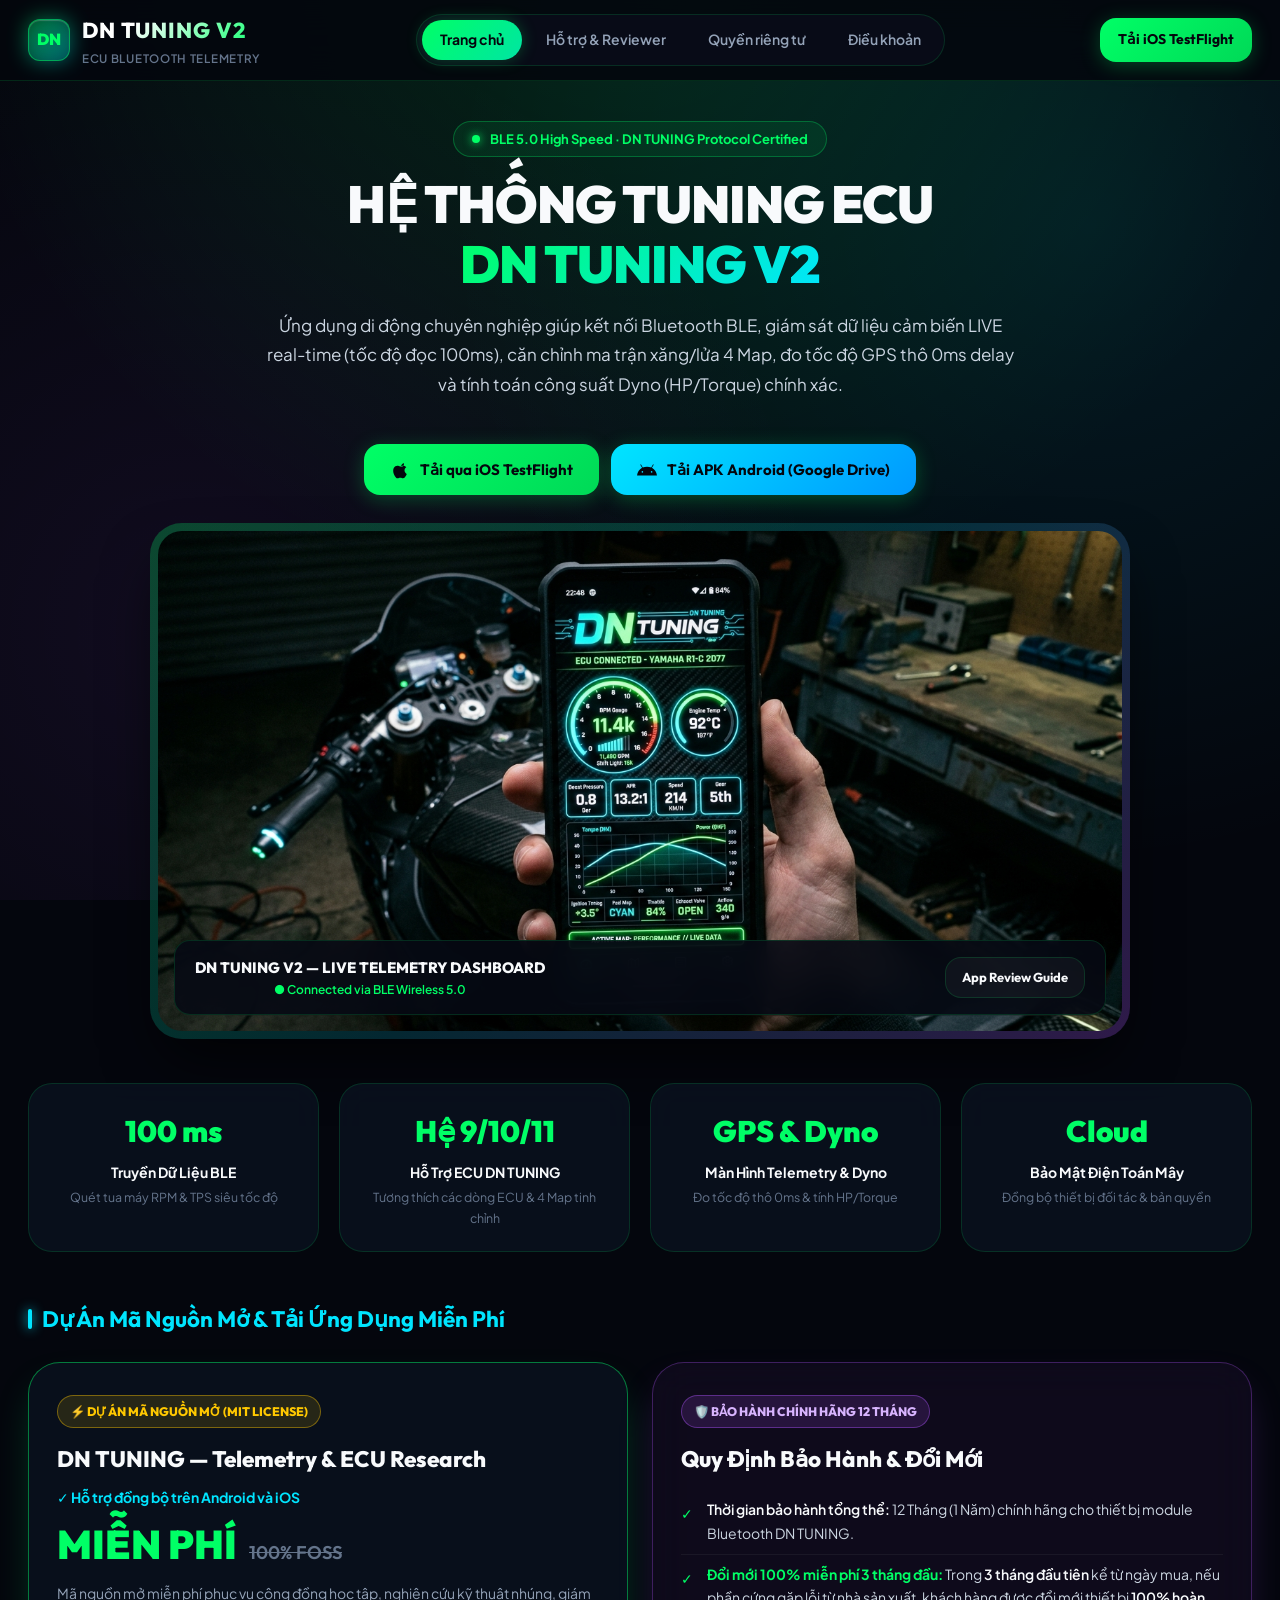
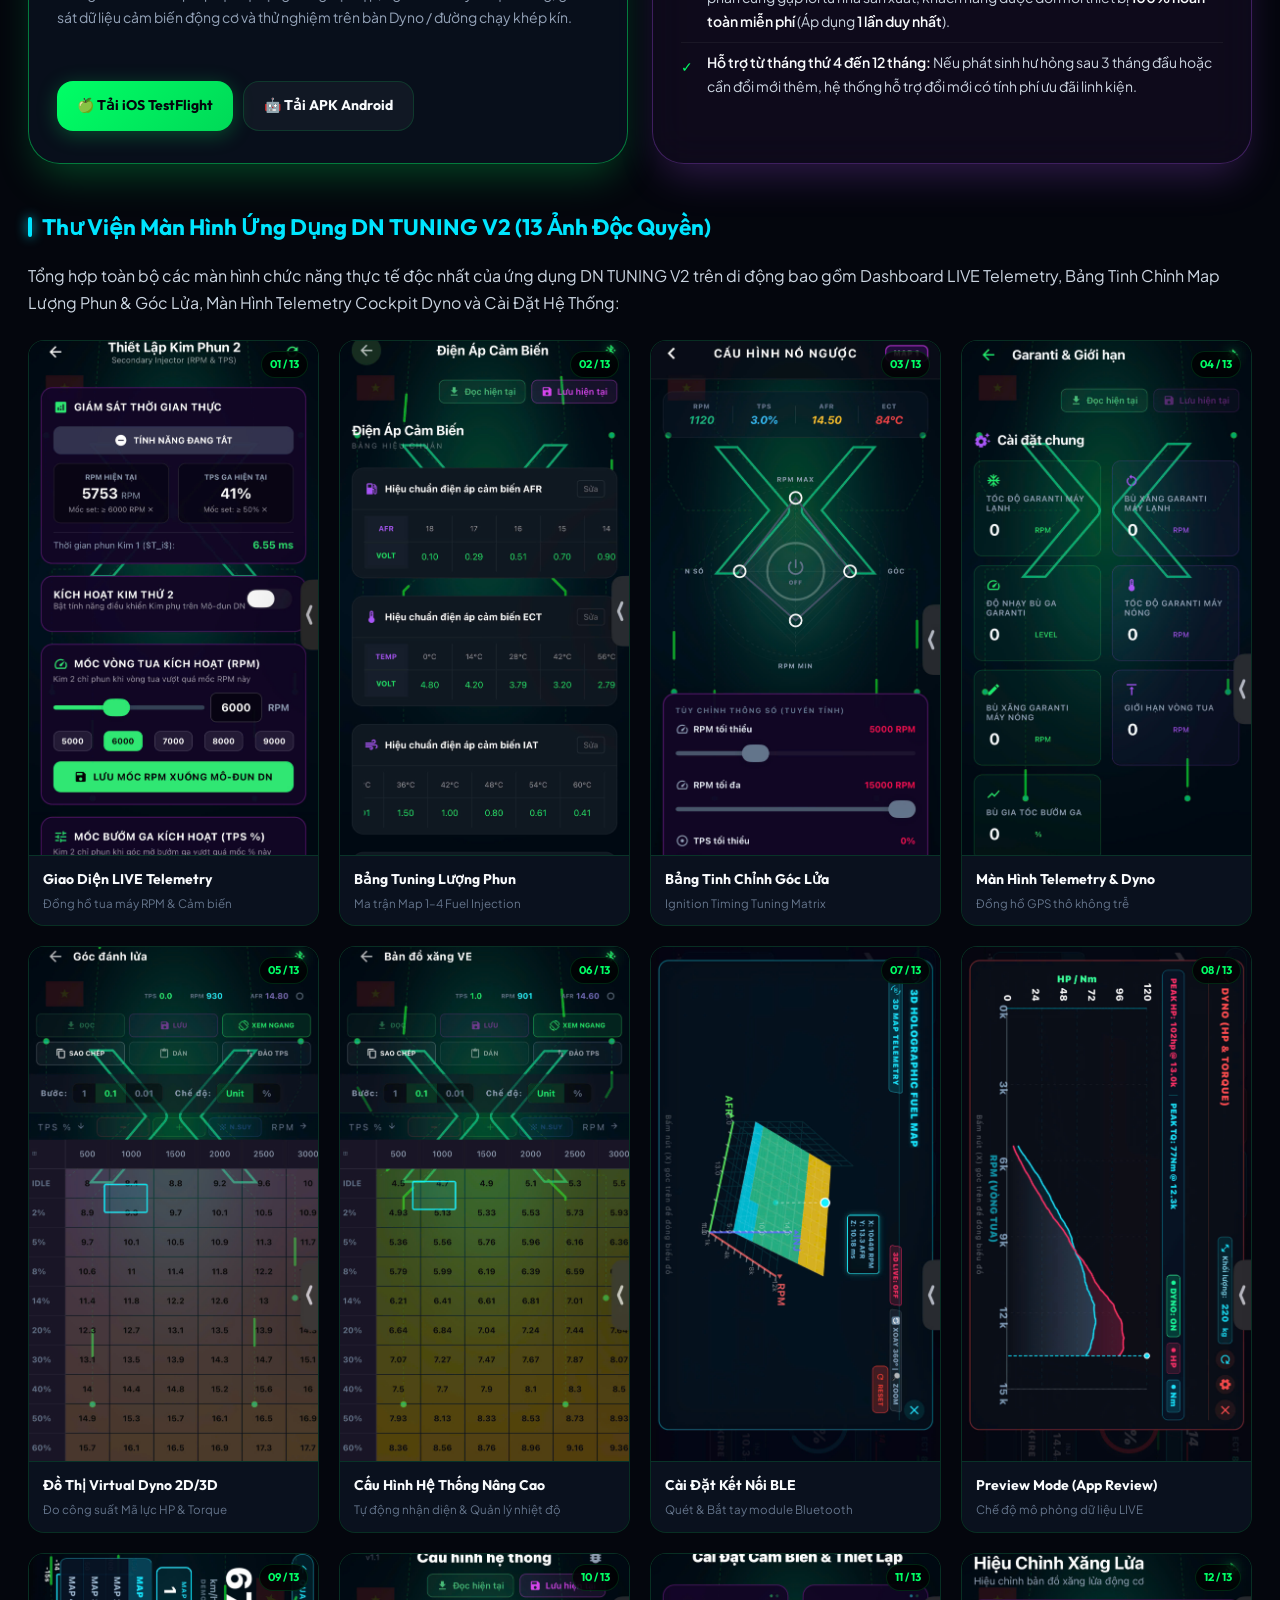
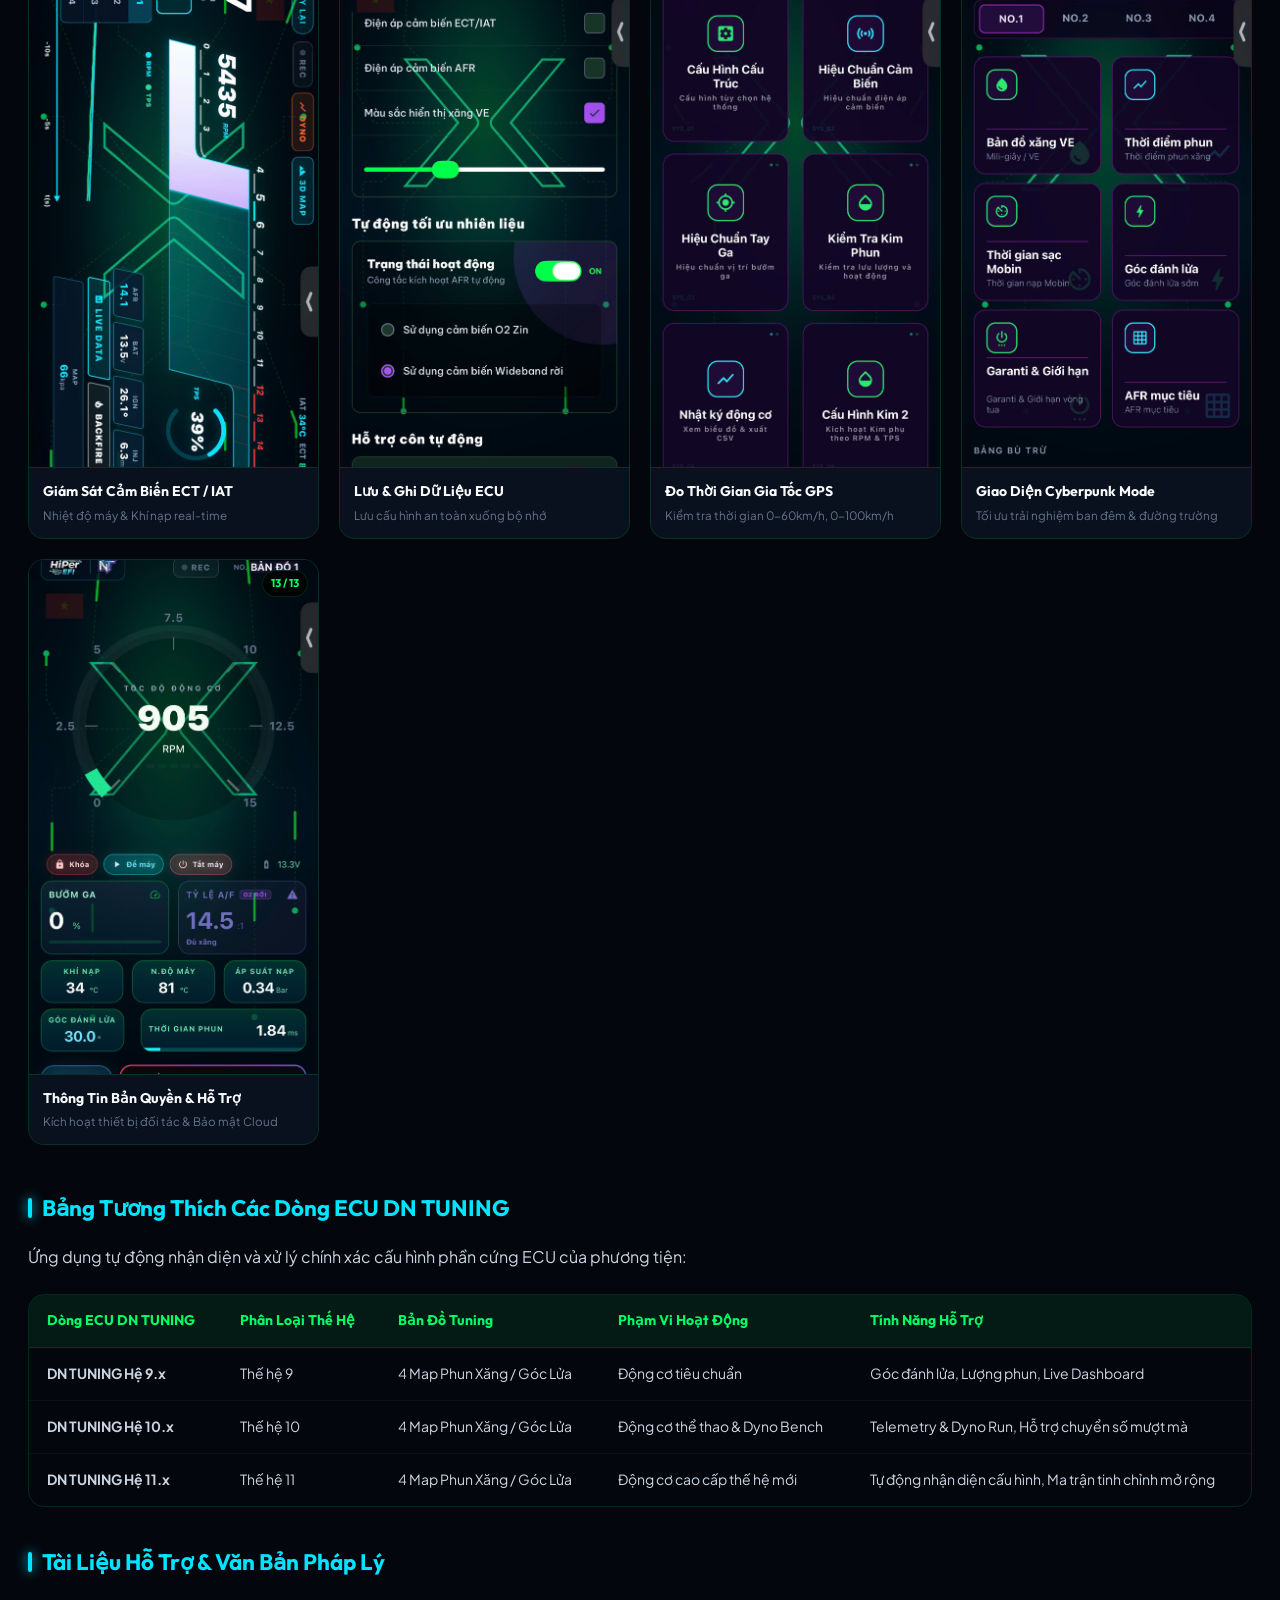
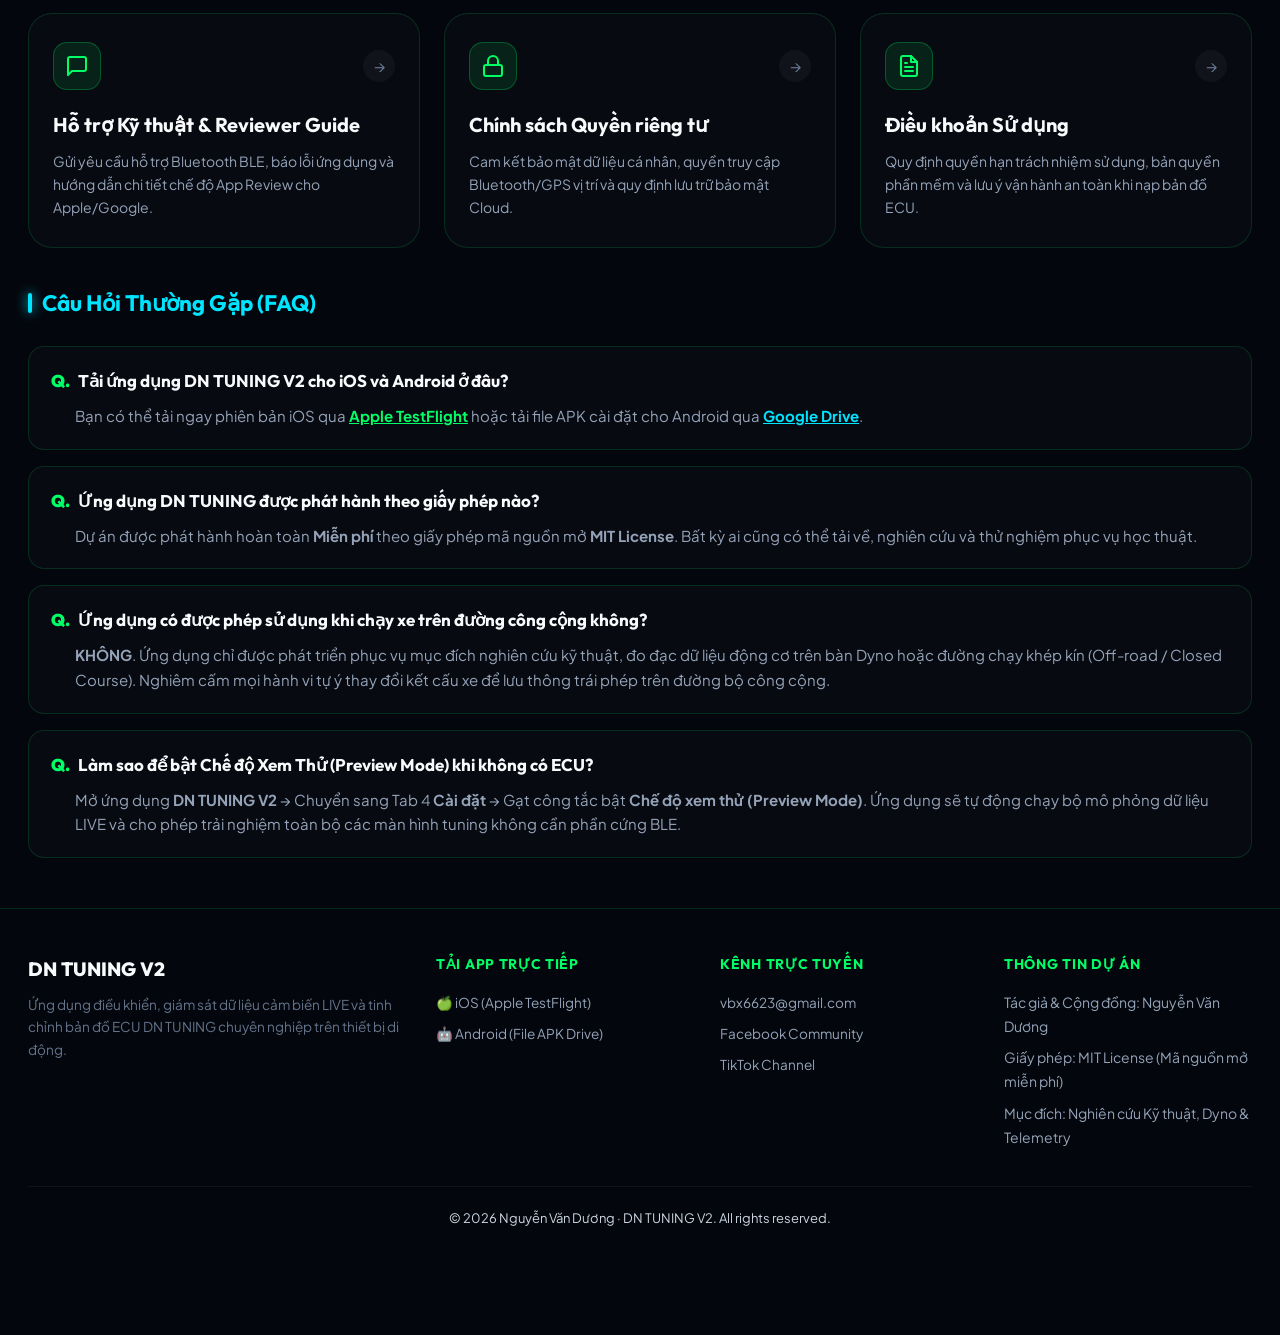
<file: index.html>
<!DOCTYPE html>
<html lang="vi">
<head>
  <meta charset="UTF-8" />
  <meta name="viewport" content="width=device-width, initial-scale=1.0" />
  <meta name="description" content="DN TUNING V2 — Hệ thống giám sát dữ liệu Telemetry LIVE &amp; Căn chỉnh ECU DN TUNING chuyên nghiệp qua Bluetooth BLE" />
  <title>DN TUNING V2 — Hệ Thống Tuning ECU DN TUNING Đỉnh Cao</title>
  
  <!-- Google Fonts Preconnect & Stylesheets -->
  <link rel="preconnect" href="https://fonts.googleapis.com" />
  <link rel="preconnect" href="https://fonts.gstatic.com" crossorigin />
  <link href="https://fonts.googleapis.com/css2?family=Plus+Jakarta+Sans:ital,wght@0,300;0,400;0,500;0,600;0,700;0,800;1,400&family=Outfit:wght@400;500;600;700;800;900&display=swap" rel="stylesheet" />
  
  <link rel="stylesheet" href="assets/style.css" />
</head>
<body>

  <!-- Sticky Navigation Header -->
  <div class="header-sticky-wrapper">
    <div class="wrap">
      <header class="site-header">
        <a href="index.html" class="brand">
          <div class="brand-mark-wrapper">
            <div class="brand-mark-glow"></div>
            <div class="brand-mark">DN</div>
          </div>
          <div class="brand-info">
            <span class="brand-name">DN TUNING V2</span>
            <span class="brand-tag">ECU Bluetooth Telemetry</span>
          </div>
        </a>

        <nav class="nav">
          <a href="index.html" class="active">Trang chủ</a>
          <a href="support.html">Hỗ trợ &amp; Reviewer</a>
          <a href="privacy-policy.html">Quyền riêng tư</a>
          <a href="terms-of-use.html">Điều khoản</a>
        </nav>

        <div class="header-action">
          <a class="btn btn-primary" href="https://testflight.apple.com/join/CdrWXUtA" target="_blank" rel="noopener" style="padding: 10px 18px; font-size: 0.875rem;">
            Tải iOS TestFlight
          </a>
        </div>
      </header>
    </div>
  </div>

  <div class="wrap">
    <!-- Centered Hero Section with Center Image -->
    <section class="hero-centered-section">
      <div class="hero-centered-content">
        <div class="status-badge">
          <div class="status-dot"></div>
          <span>BLE 5.0 High Speed · DN TUNING Protocol Certified</span>
        </div>

        <h1 class="hero-centered-title">
          HỆ THỐNG TUNING ECU <br />
          <span class="hero-title-highlight">DN TUNING V2</span>
        </h1>

        <p class="hero-centered-desc">
          Ứng dụng di động chuyên nghiệp giúp kết nối Bluetooth BLE, giám sát dữ liệu cảm biến LIVE real-time (tốc độ đọc 100ms), 
          căn chỉnh ma trận xăng/lửa 4 Map, đo tốc độ GPS thô 0ms delay và tính toán công suất Dyno (HP/Torque) chính xác.
        </p>

        <div class="cta-row">
          <a class="btn btn-primary" href="https://testflight.apple.com/join/CdrWXUtA" target="_blank" rel="noopener">
            <svg width="20" height="20" viewBox="0 0 24 24" fill="currentColor">
              <path d="M18.71 19.5c-.83 1.24-1.71 2.45-3.05 2.47-1.34.03-1.77-.79-3.29-.79-1.53 0-2 .77-3.27.82-1.31.05-2.3-1.32-3.14-2.53C4.25 17 2.94 12.45 4.7 9.39c.87-1.52 2.43-2.48 4.12-2.51 1.28-.02 2.5.87 3.29.87.78 0 2.26-1.07 3.81-.91.65.03 2.47.26 3.64 1.98-.09.06-2.17 1.28-2.15 3.81.03 3.02 2.65 4.03 2.68 4.04-.03.07-.42 1.44-1.38 2.83M15.97 6.86c.62-.77 1.04-1.84.92-2.91-.9.04-2 .6-2.65 1.37-.58.67-.99 1.76-.85 2.81 1.01.08 2.04-.5 2.58-1.27z"/>
            </svg>
            Tải qua iOS TestFlight
          </a>

          <a class="btn btn-primary" href="https://drive.google.com/drive/folders/17eNZXOpQanum71BQGh1-zJCAau_wBWP2?usp=sharing" target="_blank" rel="noopener" style="background: linear-gradient(135deg, #00e5ff, #0099ff); color: #04060d;">
            <svg width="20" height="20" viewBox="0 0 24 24" fill="currentColor">
              <path d="M17.523 15.3414c-.5511 0-.9993-.4486-.9993-.9997s.4482-.9993.9993-.9993c.552 0 .9997.4482.9997.9993.0001.5511-.4477.9997-.9997.9997m-11.046 0c-.5511 0-.9993-.4486-.9993-.9997s.4482-.9993.9993-.9993c.552 0 .9997.4482.9997.9993 0 .5511-.4477.9997-.9997.9997m11.4045-6.02l1.9973-3.4592a.416.416 0 0 0-.152-.5675.416.416 0 0 0-.5676.152l-2.0223 3.503C15.5902 8.358 13.8533 8.016 12 8.016c-1.8533 0-3.5902.342-5.1369.9337L4.8408 5.4467a.416.416 0 0 0-.5676-.152.416.416 0 0 0-.152.5675l1.9973 3.4592C2.6889 11.1867.3432 14.6589.043 18.736h23.914c-.3002-4.0771-2.6459-7.5493-6.077-9.4146"/>
            </svg>
            Tải APK Android (Google Drive)
          </a>
        </div>
      </div>

      <!-- Center Image Frame Showcase -->
      <div class="hero-centered-image-wrapper">
        <div class="hero-centered-image-card">
          <img src="assets/dn_tuning_dashboard_center.jpg" alt="DN TUNING V2 Centered Dashboard" />
          <div class="hero-image-overlay">
            <div>
              <div class="overlay-title">DN TUNING V2 — LIVE TELEMETRY DASHBOARD</div>
              <div class="overlay-subtitle">● Connected via BLE Wireless 5.0</div>
            </div>
            <a href="support.html" class="btn btn-ghost" style="padding: 8px 16px; font-size: 0.8125rem;">App Review Guide</a>
          </div>
        </div>
      </div>
    </section>

    <!-- Stats & Highlights Grid (4 Columns Desktop) -->
    <section class="stats-grid">
      <div class="stat-card">
        <div class="stat-value">100 ms</div>
        <div class="stat-label">Truyền Dữ Liệu BLE</div>
        <div class="stat-desc">Quét tua máy RPM &amp; TPS siêu tốc độ</div>
      </div>
      <div class="stat-card">
        <div class="stat-value">Hệ 9/10/11</div>
        <div class="stat-label">Hỗ Trợ ECU DN TUNING</div>
        <div class="stat-desc">Tương thích các dòng ECU &amp; 4 Map tinh chỉnh</div>
      </div>
      <div class="stat-card">
        <div class="stat-value">GPS &amp; Dyno</div>
        <div class="stat-label">Màn Hình Telemetry &amp; Dyno</div>
        <div class="stat-desc">Đo tốc độ thô 0ms &amp; tính HP/Torque</div>
      </div>
      <div class="stat-card">
        <div class="stat-value">Cloud</div>
        <div class="stat-label">Bảo Mật Điện Toán Mây</div>
        <div class="stat-desc">Đồng bộ thiết bị đối tác &amp; bản quyền</div>
      </div>
    </section>

    <!-- PRICING & WARRANTY SECTION WITH DOWNLOAD LINKS -->
    <section class="pricing-section">
      <h2>Dự Án Mã Nguồn Mở &amp; Tải Ứng Dụng Miễn Phí</h2>

      <div class="pricing-grid">
        <!-- Open Source Card -->
        <div class="price-card">
          <div class="price-header">
            <div class="price-badge-promo">⚡ DỰ ÁN MÃ NGUỒN MỞ (MIT LICENSE)</div>
            <div class="price-title">DN TUNING — Telemetry &amp; ECU Research</div>
            <div class="price-platform-tag">✓ Hỗ trợ đồng bộ trên <strong>Android</strong> và <strong>iOS</strong></div>

            <div class="price-amount-box">
              <div class="price-main">MIỄN PHÍ</div>
              <div class="price-original">100% FOSS</div>
            </div>
            <p style="font-size: 0.875rem; color: #94a3b8; margin-bottom: 0;">Mã nguồn mở miễn phí phục vụ cộng đồng học tập, nghiên cứu kỹ thuật nhúng, giám sát dữ liệu cảm biến động cơ và thử nghiệm trên bàn Dyno / đường chạy khép kín.</p>
          </div>

          <div class="cta-row" style="justify-content: flex-start; gap: 10px; margin-top: 18px;">
            <a class="btn btn-primary" href="https://testflight.apple.com/join/CdrWXUtA" target="_blank" rel="noopener" style="padding: 12px 20px; font-size: 0.875rem;">
              🍏 Tải iOS TestFlight
            </a>
            <a class="btn btn-ghost" href="https://drive.google.com/drive/folders/17eNZXOpQanum71BQGh1-zJCAau_wBWP2?usp=sharing" target="_blank" rel="noopener" style="padding: 12px 20px; font-size: 0.875rem;">
              🤖 Tải APK Android
            </a>
          </div>
        </div>

        <!-- Warranty Card -->
        <div class="warranty-card">
          <div class="warranty-badge">🛡️ BẢO HÀNH CHÍNH HÃNG 12 THÁNG</div>
          <div class="warranty-title">Quy Định Bảo Hành &amp; Đổi Mới</div>

          <ul class="warranty-list">
            <li>
              <strong>Thời gian bảo hành tổng thể:</strong> 12 Tháng (1 Năm) chính hãng cho thiết bị module Bluetooth DN TUNING.
            </li>
            <li>
              <span class="warranty-highlight">Đổi mới 100% miễn phí 3 tháng đầu:</span> Trong <strong>3 tháng đầu tiên</strong> kể từ ngày mua, nếu phần cứng gặp lỗi từ nhà sản xuất, khách hàng được đổi mới thiết bị <strong>100% hoàn toàn miễn phí</strong> (Áp dụng <strong>1 lần duy nhất</strong>).
            </li>
            <li>
              <strong>Hỗ trợ từ tháng thứ 4 đến 12 tháng:</strong> Nếu phát sinh hư hỏng sau 3 tháng đầu hoặc cần đổi mới thêm, hệ thống hỗ trợ đổi mới có tính phí ưu đãi linh kiện.
            </li>
          </ul>
        </div>
      </div>
    </section>

    <!-- 13 APP SCREENSHOTS GALLERY SECTION -->
    <section class="gallery-section">
      <h2>Thư Viện Màn Hình Ứng Dụng DN TUNING V2 (13 Ảnh Độc Quyền)</h2>
      <p>Tổng hợp toàn bộ các màn hình chức năng thực tế độc nhất của ứng dụng DN TUNING V2 trên di động bao gồm Dashboard LIVE Telemetry, Bảng Tinh Chỉnh Map Lượng Phun &amp; Góc Lửa, Màn Hình Telemetry Cockpit Dyno và Cài Đặt Hệ Thống:</p>

      <div class="gallery-grid">
        <div class="gallery-card">
          <div class="gallery-card-badge">01 / 13</div>
          <div class="gallery-card-img-wrapper">
            <img src="assets/screenshots/app_01.jpg" alt="DN TUNING V2 Screen 01" loading="lazy" />
          </div>
          <div class="gallery-card-caption">
            <div class="gallery-card-title">Giao Diện LIVE Telemetry</div>
            <div class="gallery-card-sub">Đồng hồ tua máy RPM &amp; Cảm biến</div>
          </div>
        </div>

        <div class="gallery-card">
          <div class="gallery-card-badge">02 / 13</div>
          <div class="gallery-card-img-wrapper">
            <img src="assets/screenshots/app_02.jpg" alt="DN TUNING V2 Screen 02" loading="lazy" />
          </div>
          <div class="gallery-card-caption">
            <div class="gallery-card-title">Bảng Tuning Lượng Phun</div>
            <div class="gallery-card-sub">Ma trận Map 1–4 Fuel Injection</div>
          </div>
        </div>

        <div class="gallery-card">
          <div class="gallery-card-badge">03 / 13</div>
          <div class="gallery-card-img-wrapper">
            <img src="assets/screenshots/app_03.jpg" alt="DN TUNING V2 Screen 03" loading="lazy" />
          </div>
          <div class="gallery-card-caption">
            <div class="gallery-card-title">Bảng Tinh Chỉnh Góc Lửa</div>
            <div class="gallery-card-sub">Ignition Timing Tuning Matrix</div>
          </div>
        </div>

        <div class="gallery-card">
          <div class="gallery-card-badge">04 / 13</div>
          <div class="gallery-card-img-wrapper">
            <img src="assets/screenshots/app_04.jpg" alt="DN TUNING V2 Screen 04" loading="lazy" />
          </div>
          <div class="gallery-card-caption">
            <div class="gallery-card-title">Màn Hình Telemetry &amp; Dyno</div>
            <div class="gallery-card-sub">Đồng hồ GPS thô không trễ</div>
          </div>
        </div>

        <div class="gallery-card">
          <div class="gallery-card-badge">05 / 13</div>
          <div class="gallery-card-img-wrapper">
            <img src="assets/screenshots/app_05.jpg" alt="DN TUNING V2 Screen 05" loading="lazy" />
          </div>
          <div class="gallery-card-caption">
            <div class="gallery-card-title">Đồ Thị Virtual Dyno 2D/3D</div>
            <div class="gallery-card-sub">Đo công suất Mã lực HP &amp; Torque</div>
          </div>
        </div>

        <div class="gallery-card">
          <div class="gallery-card-badge">06 / 13</div>
          <div class="gallery-card-img-wrapper">
            <img src="assets/screenshots/app_06.jpg" alt="DN TUNING V2 Screen 06" loading="lazy" />
          </div>
          <div class="gallery-card-caption">
            <div class="gallery-card-title">Cấu Hình Hệ Thống Nâng Cao</div>
            <div class="gallery-card-sub">Tự động nhận diện &amp; Quản lý nhiệt độ</div>
          </div>
        </div>

        <div class="gallery-card">
          <div class="gallery-card-badge">07 / 13</div>
          <div class="gallery-card-img-wrapper">
            <img src="assets/screenshots/app_07.jpg" alt="DN TUNING V2 Screen 07" loading="lazy" />
          </div>
          <div class="gallery-card-caption">
            <div class="gallery-card-title">Cài Đặt Kết Nối BLE</div>
            <div class="gallery-card-sub">Quét &amp; Bắt tay module Bluetooth</div>
          </div>
        </div>

        <div class="gallery-card">
          <div class="gallery-card-badge">08 / 13</div>
          <div class="gallery-card-img-wrapper">
            <img src="assets/screenshots/app_08.jpg" alt="DN TUNING V2 Screen 08" loading="lazy" />
          </div>
          <div class="gallery-card-caption">
            <div class="gallery-card-title">Preview Mode (App Review)</div>
            <div class="gallery-card-sub">Chế độ mô phỏng dữ liệu LIVE</div>
          </div>
        </div>

        <div class="gallery-card">
          <div class="gallery-card-badge">09 / 13</div>
          <div class="gallery-card-img-wrapper">
            <img src="assets/screenshots/app_09.jpg" alt="DN TUNING V2 Screen 09" loading="lazy" />
          </div>
          <div class="gallery-card-caption">
            <div class="gallery-card-title">Giám Sát Cảm Biến ECT / IAT</div>
            <div class="gallery-card-sub">Nhiệt độ máy &amp; Khí nạp real-time</div>
          </div>
        </div>

        <div class="gallery-card">
          <div class="gallery-card-badge">10 / 13</div>
          <div class="gallery-card-img-wrapper">
            <img src="assets/screenshots/app_10.jpg" alt="DN TUNING V2 Screen 10" loading="lazy" />
          </div>
          <div class="gallery-card-caption">
            <div class="gallery-card-title">Lưu &amp; Ghi Dữ Liệu ECU</div>
            <div class="gallery-card-sub">Lưu cấu hình an toàn xuống bộ nhớ</div>
          </div>
        </div>

        <div class="gallery-card">
          <div class="gallery-card-badge">11 / 13</div>
          <div class="gallery-card-img-wrapper">
            <img src="assets/screenshots/app_11.jpg" alt="DN TUNING V2 Screen 11" loading="lazy" />
          </div>
          <div class="gallery-card-caption">
            <div class="gallery-card-title">Đo Thời Gian Gia Tốc GPS</div>
            <div class="gallery-card-sub">Kiểm tra thời gian 0-60km/h, 0-100km/h</div>
          </div>
        </div>

        <div class="gallery-card">
          <div class="gallery-card-badge">12 / 13</div>
          <div class="gallery-card-img-wrapper">
            <img src="assets/screenshots/app_12.jpg" alt="DN TUNING V2 Screen 12" loading="lazy" />
          </div>
          <div class="gallery-card-caption">
            <div class="gallery-card-title">Giao Diện Cyberpunk Mode</div>
            <div class="gallery-card-sub">Tối ưu trải nghiệm ban đêm &amp; đường trường</div>
          </div>
        </div>

        <div class="gallery-card">
          <div class="gallery-card-badge">13 / 13</div>
          <div class="gallery-card-img-wrapper">
            <img src="assets/screenshots/app_13.jpg" alt="DN TUNING V2 Screen 13" loading="lazy" />
          </div>
          <div class="gallery-card-caption">
            <div class="gallery-card-title">Thông Tin Bản Quyền &amp; Hỗ Trợ</div>
            <div class="gallery-card-sub">Kích hoạt thiết bị đối tác &amp; Bảo mật Cloud</div>
          </div>
        </div>
      </div>
    </section>

    <!-- ECU Compatibility Table -->
    <section>
      <h2>Bảng Tương Thích Các Dòng ECU DN TUNING</h2>
      <p>Ứng dụng tự động nhận diện và xử lý chính xác cấu hình phần cứng ECU của phương tiện:</p>

      <div class="table-responsive">
        <table class="ecu-table">
          <thead>
            <tr>
              <th>Dòng ECU DN TUNING</th>
              <th>Phân Loại Thế Hệ</th>
              <th>Bản Đồ Tuning</th>
              <th>Phạm Vi Hoạt Động</th>
              <th>Tính Năng Hỗ Trợ</th>
            </tr>
          </thead>
          <tbody>
            <tr>
              <td><strong>DN TUNING Hệ 9.x</strong></td>
              <td>Thế hệ 9</td>
              <td>4 Map Phun Xăng / Góc Lửa</td>
              <td>Động cơ tiêu chuẩn</td>
              <td>Góc đánh lửa, Lượng phun, Live Dashboard</td>
            </tr>
            <tr>
              <td><strong>DN TUNING Hệ 10.x</strong></td>
              <td>Thế hệ 10</td>
              <td>4 Map Phun Xăng / Góc Lửa</td>
              <td>Động cơ thể thao &amp; Dyno Bench</td>
              <td>Telemetry &amp; Dyno Run, Hỗ trợ chuyển số mượt mà</td>
            </tr>
            <tr>
              <td><strong>DN TUNING Hệ 11.x</strong></td>
              <td>Thế hệ 11</td>
              <td>4 Map Phun Xăng / Góc Lửa</td>
              <td>Động cơ cao cấp thế hệ mới</td>
              <td>Tự động nhận diện cấu hình, Ma trận tinh chỉnh mở rộng</td>
            </tr>
          </tbody>
        </table>
      </div>
    </section>

    <!-- Document Navigation Cards (3 Columns Desktop) -->
    <section>
      <h2>Tài Liệu Hỗ Trợ &amp; Văn Bản Pháp Lý</h2>

      <div class="link-grid">
        <a href="support.html" class="link-card">
          <div class="link-card-header">
            <div class="link-card-icon">
              <svg width="24" height="24" viewBox="0 0 24 24" fill="none" stroke="currentColor" stroke-width="2" stroke-linecap="round" stroke-linejoin="round">
                <path d="M21 15a2 2 0 0 1-2 2H7l-4 4V5a2 2 0 0 1 2-2h14a2 2 0 0 1 2 2z"></path>
              </svg>
            </div>
            <div class="link-card-arrow">→</div>
          </div>
          <div>
            <div class="link-card-title">Hỗ trợ Kỹ thuật &amp; Reviewer Guide</div>
            <div class="link-card-desc">Gửi yêu cầu hỗ trợ Bluetooth BLE, báo lỗi ứng dụng và hướng dẫn chi tiết chế độ App Review cho Apple/Google.</div>
          </div>
        </a>

        <a href="privacy-policy.html" class="link-card">
          <div class="link-card-header">
            <div class="link-card-icon">
              <svg width="24" height="24" viewBox="0 0 24 24" fill="none" stroke="currentColor" stroke-width="2" stroke-linecap="round" stroke-linejoin="round">
                <rect x="3" y="11" width="18" height="11" rx="2" ry="2"></rect>
                <path d="M7 11V7a5 5 0 0 1 10 0v4"></path>
              </svg>
            </div>
            <div class="link-card-arrow">→</div>
          </div>
          <div>
            <div class="link-card-title">Chính sách Quyền riêng tư</div>
            <div class="link-card-desc">Cam kết bảo mật dữ liệu cá nhân, quyền truy cập Bluetooth/GPS vị trí và quy định lưu trữ bảo mật Cloud.</div>
          </div>
        </a>

        <a href="terms-of-use.html" class="link-card">
          <div class="link-card-header">
            <div class="link-card-icon">
              <svg width="24" height="24" viewBox="0 0 24 24" fill="none" stroke="currentColor" stroke-width="2" stroke-linecap="round" stroke-linejoin="round">
                <path d="M14 2H6a2 2 0 0 0-2 2v16a2 2 0 0 0 2 2h12a2 2 0 0 0 2-2V8z"></path>
                <polyline points="14 2 14 8 20 8"></polyline>
                <line x1="16" y1="13" x2="8" y2="13"></line>
                <line x1="16" y1="17" x2="8" y2="17"></line>
                <polyline points="10 9 9 9 8 9"></polyline>
              </svg>
            </div>
            <div class="link-card-arrow">→</div>
          </div>
          <div>
            <div class="link-card-title">Điều khoản Sử dụng</div>
            <div class="link-card-desc">Quy định quyền hạn trách nhiệm sử dụng, bản quyền phần mềm và lưu ý vận hành an toàn khi nạp bản đồ ECU.</div>
          </div>
        </a>
      </div>
    </section>

    <!-- FAQ Accordion Section -->
    <section>
      <h2>Câu Hỏi Thường Gặp (FAQ)</h2>

      <div class="faq-grid">
        <div class="faq-item">
          <div class="faq-question">Tải ứng dụng DN TUNING V2 cho iOS và Android ở đâu?</div>
          <div class="faq-answer">
            Bạn có thể tải ngay phiên bản iOS qua <strong><a href="https://testflight.apple.com/join/CdrWXUtA" target="_blank" style="color: #00ff66;">Apple TestFlight</a></strong> hoặc tải file APK cài đặt cho Android qua <strong><a href="https://drive.google.com/drive/folders/17eNZXOpQanum71BQGh1-zJCAau_wBWP2?usp=sharing" target="_blank" style="color: #00e5ff;">Google Drive</a></strong>.
          </div>
        </div>

        <div class="faq-item">
          <div class="faq-question">Ứng dụng DN TUNING được phát hành theo giấy phép nào?</div>
          <div class="faq-answer">
            Dự án được phát hành hoàn toàn <strong>Miễn phí</strong> theo giấy phép mã nguồn mở <strong>MIT License</strong>. Bất kỳ ai cũng có thể tải về, nghiên cứu và thử nghiệm phục vụ học thuật.
          </div>
        </div>

        <div class="faq-item">
          <div class="faq-question">Ứng dụng có được phép sử dụng khi chạy xe trên đường công cộng không?</div>
          <div class="faq-answer">
            <strong>KHÔNG</strong>. Ứng dụng chỉ được phát triển phục vụ mục đích nghiên cứu kỹ thuật, đo đạc dữ liệu động cơ trên bàn Dyno hoặc đường chạy khép kín (Off-road / Closed Course). Nghiêm cấm mọi hành vi tự ý thay đổi kết cấu xe để lưu thông trái phép trên đường bộ công cộng.
          </div>
        </div>

        <div class="faq-item">
          <div class="faq-question">Làm sao để bật Chế độ Xem Thử (Preview Mode) khi không có ECU?</div>
          <div class="faq-answer">
            Mở ứng dụng <strong>DN TUNING V2</strong> → Chuyển sang Tab 4 <strong>Cài đặt</strong> → Gạt công tắc bật <strong>Chế độ xem thử (Preview Mode)</strong>. 
            Ứng dụng sẽ tự động chạy bộ mô phỏng dữ liệu LIVE và cho phép trải nghiệm toàn bộ các màn hình tuning không cần phần cứng BLE.
          </div>
        </div>
      </div>
    </section>
  </div>

  <!-- Multi-Column Footer -->
  <footer class="site-footer-wrapper">
    <div class="wrap">
      <div class="footer-grid">
        <div>
          <div class="footer-brand-title">DN TUNING V2</div>
          <div class="footer-brand-desc">
            Ứng dụng điều khiển, giám sát dữ liệu cảm biến LIVE và tinh chỉnh bản đồ ECU DN TUNING chuyên nghiệp trên thiết bị di động.
          </div>
        </div>

        <div>
          <div class="footer-col-title">Tải App Trực Tiếp</div>
          <div class="footer-links-col">
            <a href="https://testflight.apple.com/join/CdrWXUtA" target="_blank" rel="noopener">🍏 iOS (Apple TestFlight)</a>
            <a href="https://drive.google.com/drive/folders/17eNZXOpQanum71BQGh1-zJCAau_wBWP2?usp=sharing" target="_blank" rel="noopener">🤖 Android (File APK Drive)</a>
          </div>
        </div>

        <div>
          <div class="footer-col-title">Kênh Trực Tuyến</div>
          <div class="footer-links-col">
            <a href="mailto:vbx6623@gmail.com">vbx6623@gmail.com</a>
            <a href="https://www.facebook.com/share/1Fj2tzWj4P/?mibextid=wwXIfr" target="_blank" rel="noopener">Facebook Community</a>
            <a href="https://www.tiktok.com/@duongthatthax?_r=1&amp;_t=ZS-97rjvl7gV2O" target="_blank" rel="noopener">TikTok Channel</a>
          </div>
        </div>

        <div>
          <div class="footer-col-title">Thông Tin Dự Án</div>
          <div class="footer-links-col">
            <span style="font-size: 0.875rem; color: #94a3b8;">Tác giả &amp; Cộng đồng: Nguyễn Văn Dương</span>
            <span style="font-size: 0.875rem; color: #94a3b8;">Giấy phép: MIT License (Mã nguồn mở miễn phí)</span>
            <span style="font-size: 0.875rem; color: #94a3b8;">Mục đích: Nghiên cứu Kỹ thuật, Dyno &amp; Telemetry</span>
          </div>
        </div>
      </div>

      <div class="footer-bottom">
        <p>© 2026 Nguyễn Văn Dương · DN TUNING V2. All rights reserved.</p>
      </div>
    </div>
  </footer>

</body>
</html>
</file>
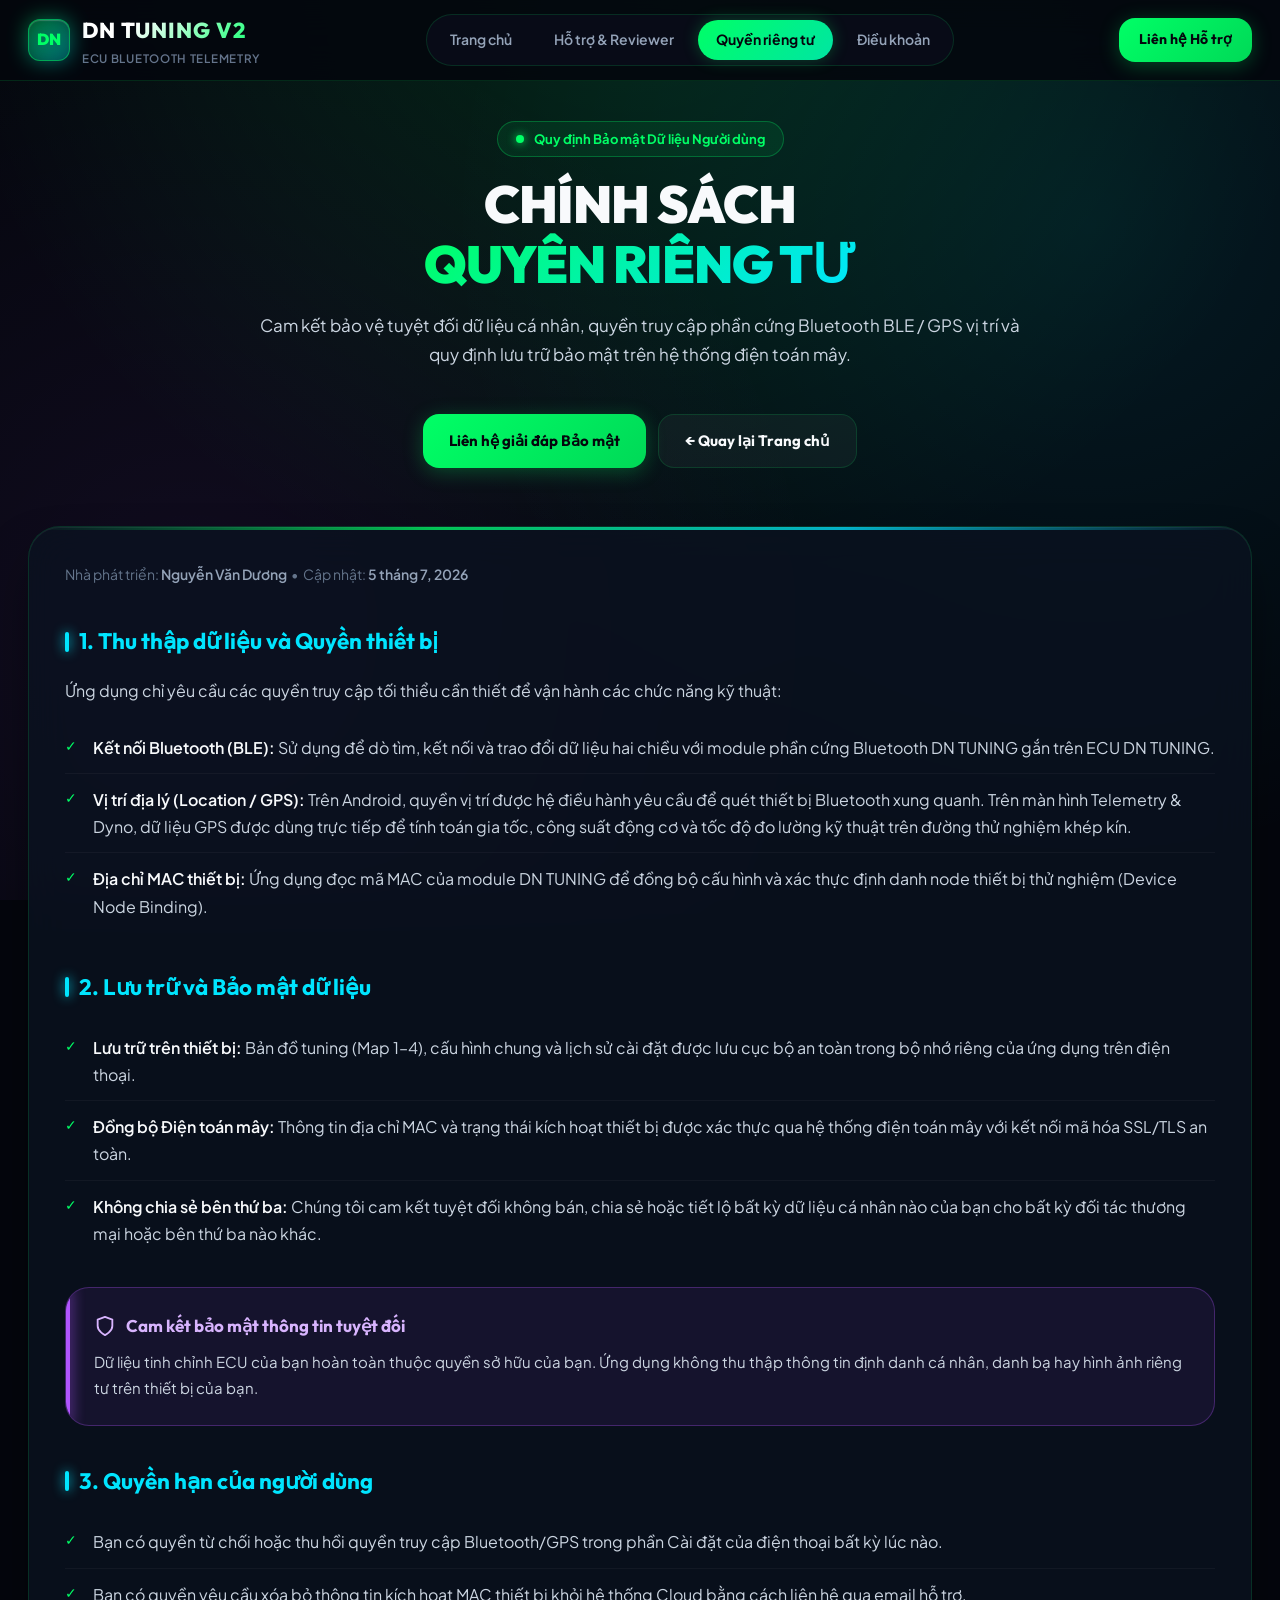
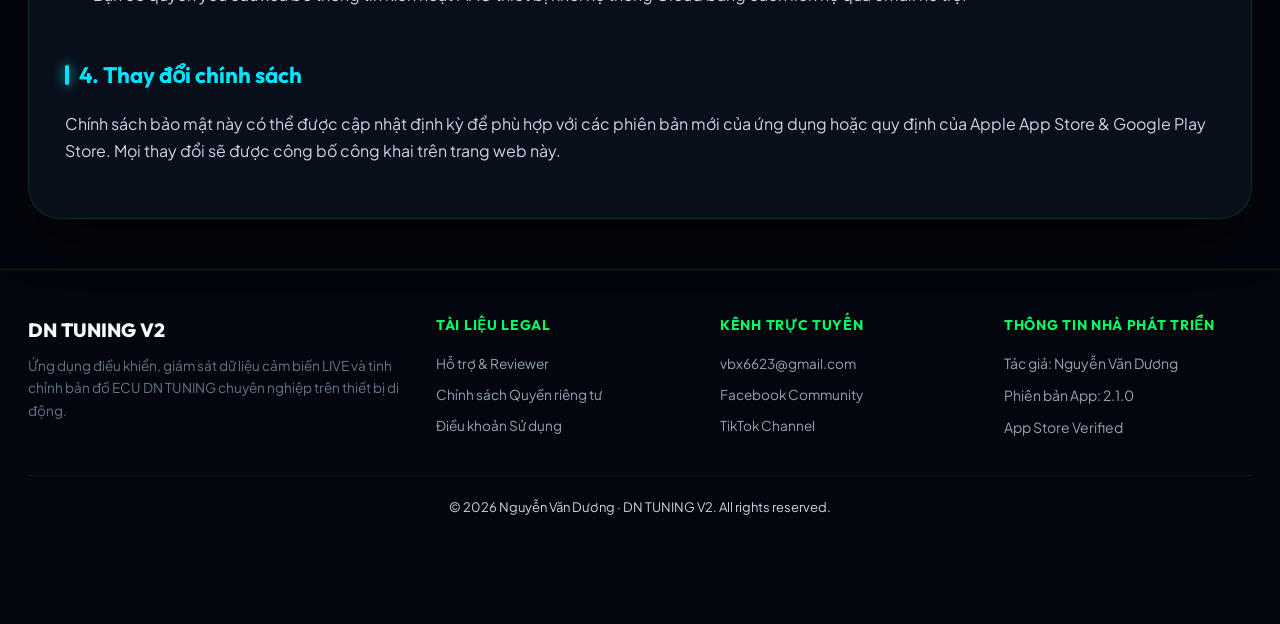
<file: privacy-policy.html>
<!DOCTYPE html>
<html lang="vi">
<head>
  <meta charset="UTF-8" />
  <meta name="viewport" content="width=device-width, initial-scale=1.0" />
  <meta name="description" content="Chính sách quyền riêng tư và quy định bảo mật dữ liệu — DN TUNING V2" />
  <title>Chính sách Quyền riêng tư — DN TUNING V2</title>

  <!-- Google Fonts Preconnect & Stylesheets -->
  <link rel="preconnect" href="https://fonts.googleapis.com" />
  <link rel="preconnect" href="https://fonts.gstatic.com" crossorigin />
  <link href="https://fonts.googleapis.com/css2?family=Plus+Jakarta+Sans:ital,wght@0,300;0,400;0,500;0,600;0,700;0,800;1,400&family=Outfit:wght@400;500;600;700;800;900&display=swap" rel="stylesheet" />

  <link rel="stylesheet" href="assets/style.css" />
</head>
<body>

  <!-- Sticky Navigation Header -->
  <div class="header-sticky-wrapper">
    <div class="wrap">
      <header class="site-header">
        <a href="index.html" class="brand">
          <div class="brand-mark-wrapper">
            <div class="brand-mark-glow"></div>
            <div class="brand-mark">DN</div>
          </div>
          <div class="brand-info">
            <span class="brand-name">DN TUNING V2</span>
            <span class="brand-tag">ECU Bluetooth Telemetry</span>
          </div>
        </a>

        <nav class="nav">
          <a href="index.html">Trang chủ</a>
          <a href="support.html">Hỗ trợ &amp; Reviewer</a>
          <a href="privacy-policy.html" class="active">Quyền riêng tư</a>
          <a href="terms-of-use.html">Điều khoản</a>
        </nav>

        <div class="header-action">
          <a class="btn btn-primary" href="mailto:vbx6623@gmail.com?subject=DN%20TUNING%20V2%20%E2%80%94%20H%E1%BB%97%20tr%E1%BB%A3" style="padding: 10px 20px; font-size: 0.875rem;">
            Liên hệ Hỗ trợ
          </a>
        </div>
      </header>
    </div>
  </div>

  <div class="wrap">
    <!-- Centered Hero Header -->
    <section class="hero-centered-section" style="margin-bottom: 30px;">
      <div class="hero-centered-content">
        <div class="status-badge">
          <div class="status-dot"></div>
          <span>Quy định Bảo mật Dữ liệu Người dùng</span>
        </div>

        <h1 class="hero-centered-title">
          CHÍNH SÁCH <br />
          <span class="hero-title-highlight">QUYỀN RIÊNG TƯ</span>
        </h1>

        <p class="hero-centered-desc">
          Cam kết bảo vệ tuyệt đối dữ liệu cá nhân, quyền truy cập phần cứng Bluetooth BLE / GPS vị trí 
          và quy định lưu trữ bảo mật trên hệ thống điện toán mây.
        </p>

        <div class="cta-row">
          <a class="btn btn-primary" href="mailto:vbx6623@gmail.com?subject=DN%20TUNING%20V2%20%E2%80%94%20H%E1%BB%8fi%20d%C3%A1p%20B%E1%BA%A3o%20m%E1%BA%B7t">
            Liên hệ giải đáp Bảo mật
          </a>
          <a class="btn btn-ghost" href="index.html">← Quay lại Trang chủ</a>
        </div>
      </div>
    </section>

    <main class="card">
      <p class="meta">
        Nhà phát triển: <strong>Nguyễn Văn Dương</strong> &nbsp;•&nbsp; Cập nhật: <strong>5 tháng 7, 2026</strong>
      </p>

      <h2>1. Thu thập dữ liệu và Quyền thiết bị</h2>
      <p>Ứng dụng chỉ yêu cầu các quyền truy cập tối thiểu cần thiết để vận hành các chức năng kỹ thuật:</p>
      <ul>
        <li>
          <strong>Kết nối Bluetooth (BLE):</strong> Sử dụng để dò tìm, kết nối và trao đổi dữ liệu hai chiều với module phần cứng Bluetooth DN TUNING gắn trên ECU DN TUNING.
        </li>
        <li>
          <strong>Vị trí địa lý (Location / GPS):</strong> 
          Trên Android, quyền vị trí được hệ điều hành yêu cầu để quét thiết bị Bluetooth xung quanh. 
          Trên màn hình Telemetry &amp; Dyno, dữ liệu GPS được dùng trực tiếp để tính toán gia tốc, công suất động cơ và tốc độ đo lường kỹ thuật trên đường thử nghiệm khép kín.
        </li>
        <li>
          <strong>Địa chỉ MAC thiết bị:</strong> Ứng dụng đọc mã MAC của module DN TUNING để đồng bộ cấu hình và xác thực định danh node thiết bị thử nghiệm (Device Node Binding).
        </li>
      </ul>

      <h2>2. Lưu trữ và Bảo mật dữ liệu</h2>
      <ul>
        <li>
          <strong>Lưu trữ trên thiết bị:</strong> Bản đồ tuning (Map 1–4), cấu hình chung và lịch sử cài đặt được lưu cục bộ an toàn trong bộ nhớ riêng của ứng dụng trên điện thoại.
        </li>
        <li>
          <strong>Đồng bộ Điện toán mây:</strong> Thông tin địa chỉ MAC và trạng thái kích hoạt thiết bị được xác thực qua hệ thống điện toán mây với kết nối mã hóa SSL/TLS an toàn.
        </li>
        <li>
          <strong>Không chia sẻ bên thứ ba:</strong> Chúng tôi cam kết tuyệt đối không bán, chia sẻ hoặc tiết lộ bất kỳ dữ liệu cá nhân nào của bạn cho bất kỳ đối tác thương mại hoặc bên thứ ba nào khác.
        </li>
      </ul>

      <div class="info-box">
        <div class="info-box-title">
          <svg width="22" height="22" viewBox="0 0 24 24" fill="none" stroke="currentColor" stroke-width="2" stroke-linecap="round" stroke-linejoin="round">
            <path d="M12 22s8-4 8-10V5l-8-3-8 3v7c0 6 8 10 8 10z"></path>
          </svg>
          Cam kết bảo mật thông tin tuyệt đối
        </div>
        <p>
          Dữ liệu tinh chỉnh ECU của bạn hoàn toàn thuộc quyền sở hữu của bạn. Ứng dụng không thu thập thông tin định danh cá nhân, danh bạ hay hình ảnh riêng tư trên thiết bị của bạn.
        </p>
      </div>

      <h2>3. Quyền hạn của người dùng</h2>
      <ul>
        <li>Bạn có quyền từ chối hoặc thu hồi quyền truy cập Bluetooth/GPS trong phần Cài đặt của điện thoại bất kỳ lúc nào.</li>
        <li>Bạn có quyền yêu cầu xóa bỏ thông tin kích hoạt MAC thiết bị khỏi hệ thống Cloud bằng cách liên hệ qua email hỗ trợ.</li>
      </ul>

      <h2>4. Thay đổi chính sách</h2>
      <p>
        Chính sách bảo mật này có thể được cập nhật định kỳ để phù hợp với các phiên bản mới của ứng dụng hoặc quy định của Apple App Store &amp; Google Play Store. 
        Mọi thay đổi sẽ được công bố công khai trên trang web này.
      </p>
    </main>
  </div>

  <!-- Multi-Column Footer -->
  <footer class="site-footer-wrapper">
    <div class="wrap">
      <div class="footer-grid">
        <div>
          <div class="footer-brand-title">DN TUNING V2</div>
          <div class="footer-brand-desc">
            Ứng dụng điều khiển, giám sát dữ liệu cảm biến LIVE và tinh chỉnh bản đồ ECU DN TUNING chuyên nghiệp trên thiết bị di động.
          </div>
        </div>

        <div>
          <div class="footer-col-title">Tài Liệu Legal</div>
          <div class="footer-links-col">
            <a href="support.html">Hỗ trợ &amp; Reviewer</a>
            <a href="privacy-policy.html">Chính sách Quyền riêng tư</a>
            <a href="terms-of-use.html">Điều khoản Sử dụng</a>
          </div>
        </div>

        <div>
          <div class="footer-col-title">Kênh Trực Tuyến</div>
          <div class="footer-links-col">
            <a href="mailto:vbx6623@gmail.com">vbx6623@gmail.com</a>
            <a href="https://www.facebook.com/share/1Fj2tzWj4P/?mibextid=wwXIfr" target="_blank" rel="noopener">Facebook Community</a>
            <a href="https://www.tiktok.com/@duongthatthax?_r=1&amp;_t=ZS-97rjvl7gV2O" target="_blank" rel="noopener">TikTok Channel</a>
          </div>
        </div>

        <div>
          <div class="footer-col-title">Thông Tin Nhà Phát Triển</div>
          <div class="footer-links-col">
            <span style="font-size: 0.875rem; color: #94a3b8;">Tác giả: Nguyễn Văn Dương</span>
            <span style="font-size: 0.875rem; color: #94a3b8;">Phiên bản App: 2.1.0</span>
            <span style="font-size: 0.875rem; color: #94a3b8;">App Store Verified</span>
          </div>
        </div>
      </div>

      <div class="footer-bottom">
        <p>© 2026 Nguyễn Văn Dương · DN TUNING V2. All rights reserved.</p>
      </div>
    </div>
  </footer>
</body>
</html>
</file>
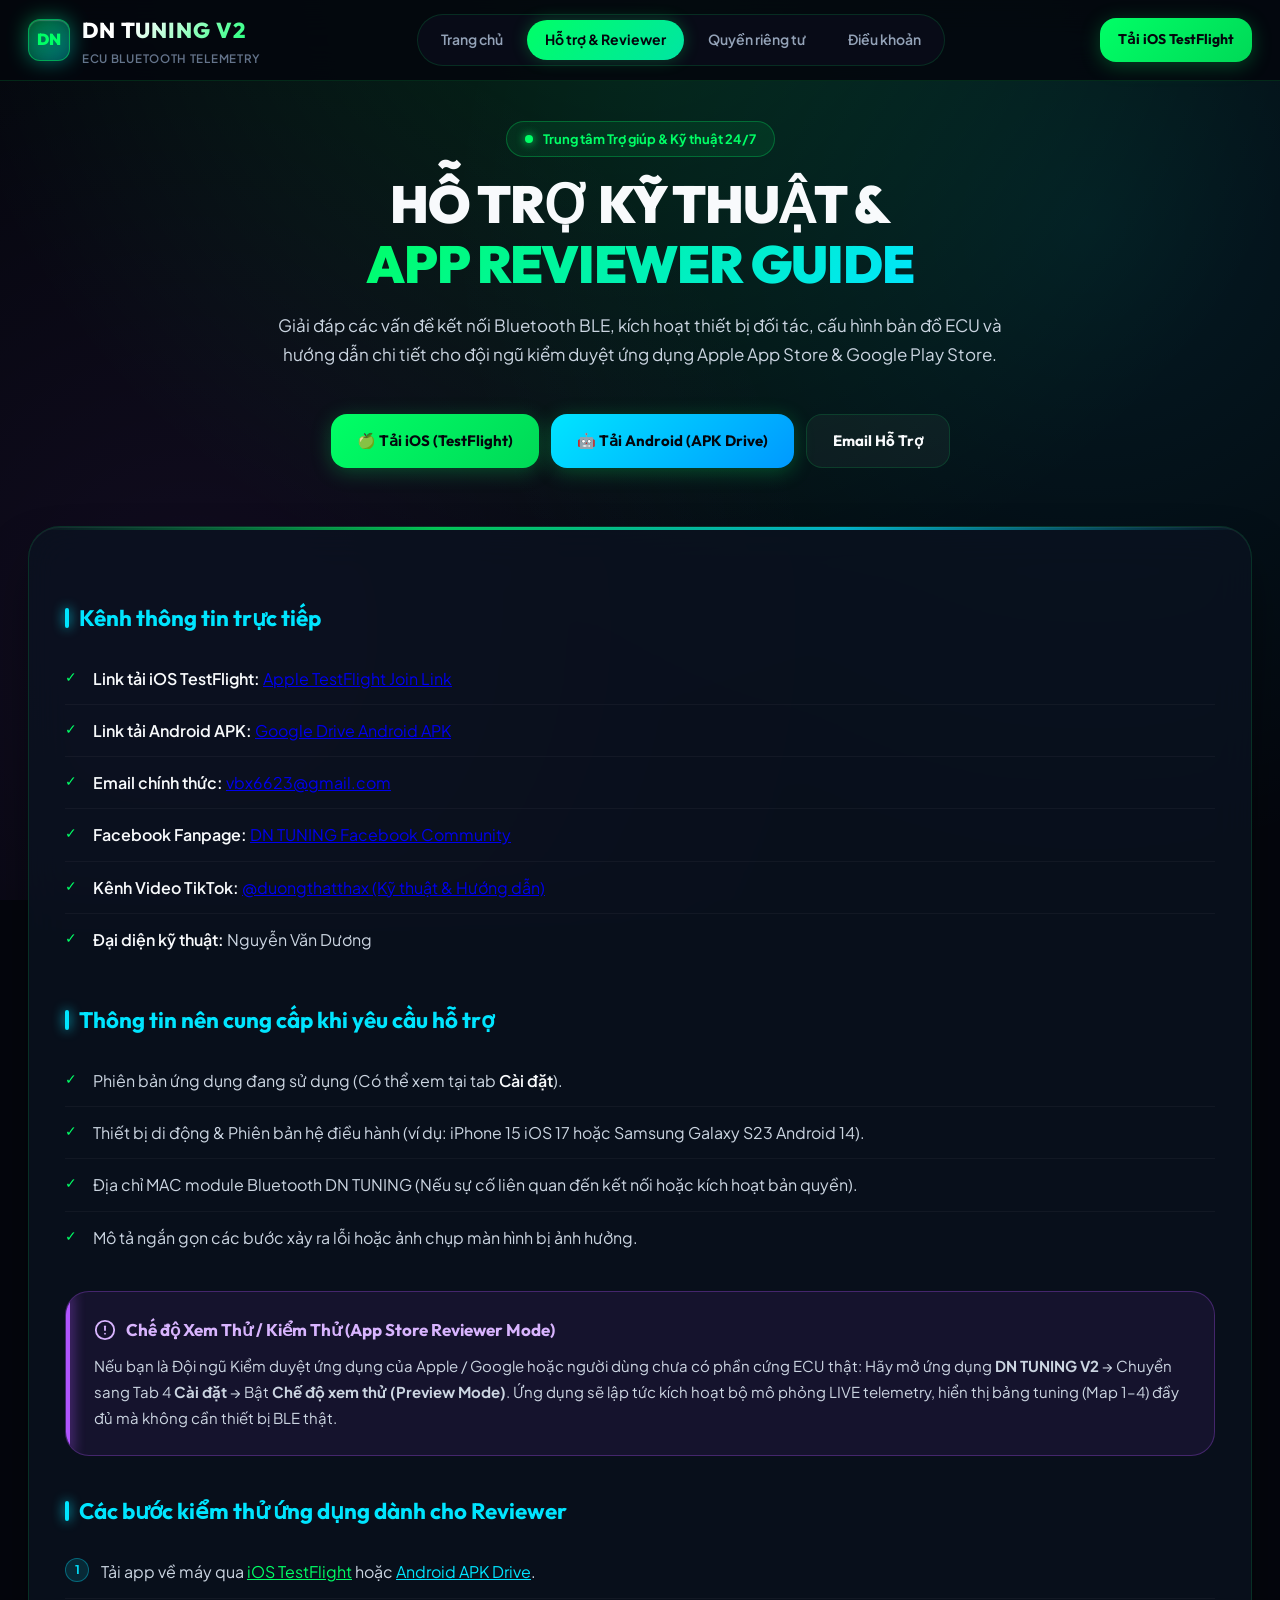
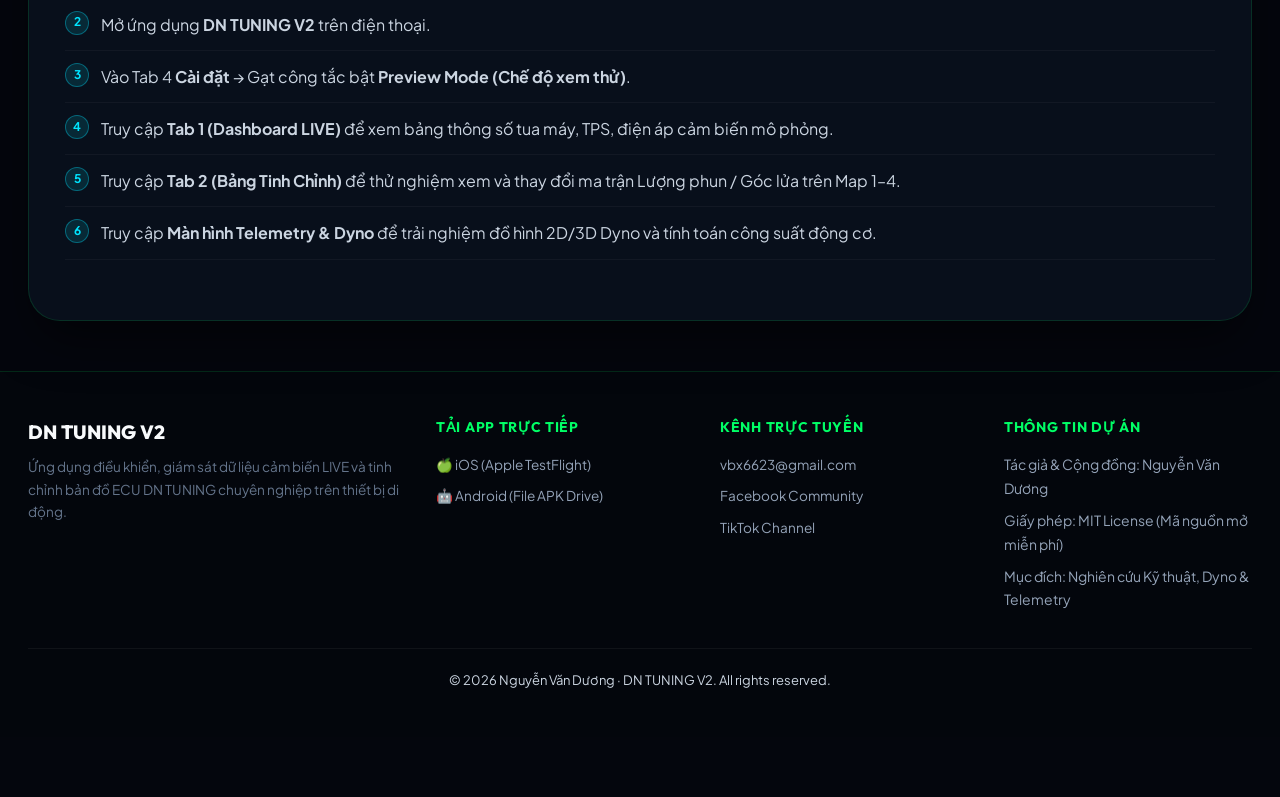
<file: support.html>
<!DOCTYPE html>
<html lang="vi">
<head>
  <meta charset="UTF-8" />
  <meta name="viewport" content="width=device-width, initial-scale=1.0" />
  <meta name="description" content="Trung tâm hỗ trợ kỹ thuật, liên hệ và hướng dẫn chế độ App Reviewer — DN TUNING V2" />
  <title>Hỗ trợ Kỹ thuật &amp; App Review — DN TUNING V2</title>

  <!-- Google Fonts Preconnect & Stylesheets -->
  <link rel="preconnect" href="https://fonts.googleapis.com" />
  <link rel="preconnect" href="https://fonts.gstatic.com" crossorigin />
  <link href="https://fonts.googleapis.com/css2?family=Plus+Jakarta+Sans:ital,wght@0,300;0,400;0,500;0,600;0,700;0,800;1,400&family=Outfit:wght@400;500;600;700;800;900&display=swap" rel="stylesheet" />

  <link rel="stylesheet" href="assets/style.css" />
</head>
<body>

  <!-- Sticky Navigation Header -->
  <div class="header-sticky-wrapper">
    <div class="wrap">
      <header class="site-header">
        <a href="index.html" class="brand">
          <div class="brand-mark-wrapper">
            <div class="brand-mark-glow"></div>
            <div class="brand-mark">DN</div>
          </div>
          <div class="brand-info">
            <span class="brand-name">DN TUNING V2</span>
            <span class="brand-tag">ECU Bluetooth Telemetry</span>
          </div>
        </a>

        <nav class="nav">
          <a href="index.html">Trang chủ</a>
          <a href="support.html" class="active">Hỗ trợ &amp; Reviewer</a>
          <a href="privacy-policy.html">Quyền riêng tư</a>
          <a href="terms-of-use.html">Điều khoản</a>
        </nav>

        <div class="header-action">
          <a class="btn btn-primary" href="https://testflight.apple.com/join/CdrWXUtA" target="_blank" rel="noopener" style="padding: 10px 18px; font-size: 0.875rem;">
            Tải iOS TestFlight
          </a>
        </div>
      </header>
    </div>
  </div>

  <div class="wrap">
    <!-- Centered Hero Header -->
    <section class="hero-centered-section" style="margin-bottom: 30px;">
      <div class="hero-centered-content">
        <div class="status-badge">
          <div class="status-dot"></div>
          <span>Trung tâm Trợ giúp &amp; Kỹ thuật 24/7</span>
        </div>

        <h1 class="hero-centered-title">
          HỖ TRỢ KỸ THUẬT &amp; <br />
          <span class="hero-title-highlight">APP REVIEWER GUIDE</span>
        </h1>

        <p class="hero-centered-desc">
          Giải đáp các vấn đề kết nối Bluetooth BLE, kích hoạt thiết bị đối tác, cấu hình bản đồ ECU 
          và hướng dẫn chi tiết cho đội ngũ kiểm duyệt ứng dụng Apple App Store &amp; Google Play Store.
        </p>

        <div class="cta-row">
          <a class="btn btn-primary" href="https://testflight.apple.com/join/CdrWXUtA" target="_blank" rel="noopener">
            🍏 Tải iOS (TestFlight)
          </a>
          <a class="btn btn-primary" href="https://drive.google.com/drive/folders/17eNZXOpQanum71BQGh1-zJCAau_wBWP2?usp=sharing" target="_blank" rel="noopener" style="background: linear-gradient(135deg, #00e5ff, #0099ff); color: #04060d;">
            🤖 Tải Android (APK Drive)
          </a>
          <a class="btn btn-ghost" href="mailto:vbx6623@gmail.com?subject=DN%20TUNING%20V2%20%E2%80%94%20H%E1%BB%97%20tr%E1%BB%A3">
            Email Hỗ Trợ
          </a>
        </div>
      </div>
    </section>

    <main class="card">
      <h2>Kênh thông tin trực tiếp</h2>
      <ul>
        <li><strong>Link tải iOS TestFlight:</strong> <a href="https://testflight.apple.com/join/CdrWXUtA" target="_blank" rel="noopener">Apple TestFlight Join Link</a></li>
        <li><strong>Link tải Android APK:</strong> <a href="https://drive.google.com/drive/folders/17eNZXOpQanum71BQGh1-zJCAau_wBWP2?usp=sharing" target="_blank" rel="noopener">Google Drive Android APK</a></li>
        <li><strong>Email chính thức:</strong> <a href="mailto:vbx6623@gmail.com">vbx6623@gmail.com</a></li>
        <li><strong>Facebook Fanpage:</strong> <a href="https://www.facebook.com/share/1Fj2tzWj4P/?mibextid=wwXIfr" target="_blank" rel="noopener">DN TUNING Facebook Community</a></li>
        <li><strong>Kênh Video TikTok:</strong> <a href="https://www.tiktok.com/@duongthatthax?_r=1&amp;_t=ZS-97rjvl7gV2O" target="_blank" rel="noopener">@duongthatthax (Kỹ thuật &amp; Hướng dẫn)</a></li>
        <li><strong>Đại diện kỹ thuật:</strong> Nguyễn Văn Dương</li>
      </ul>

      <h2>Thông tin nên cung cấp khi yêu cầu hỗ trợ</h2>
      <ul>
        <li>Phiên bản ứng dụng đang sử dụng (Có thể xem tại tab <strong>Cài đặt</strong>).</li>
        <li>Thiết bị di động &amp; Phiên bản hệ điều hành (ví dụ: iPhone 15 iOS 17 hoặc Samsung Galaxy S23 Android 14).</li>
        <li>Địa chỉ MAC module Bluetooth DN TUNING (Nếu sự cố liên quan đến kết nối hoặc kích hoạt bản quyền).</li>
        <li>Mô tả ngắn gọn các bước xảy ra lỗi hoặc ảnh chụp màn hình bị ảnh hưởng.</li>
      </ul>

      <div class="info-box">
        <div class="info-box-title">
          <svg width="22" height="22" viewBox="0 0 24 24" fill="none" stroke="currentColor" stroke-width="2" stroke-linecap="round" stroke-linejoin="round">
            <circle cx="12" cy="12" r="10"></circle>
            <line x1="12" y1="8" x2="12" y2="12"></line>
            <line x1="12" y1="16" x2="12.01" y2="16"></line>
          </svg>
          Chế độ Xem Thử / Kiểm Thử (App Store Reviewer Mode)
        </div>
        <p>
          Nếu bạn là Đội ngũ Kiểm duyệt ứng dụng của Apple / Google hoặc người dùng chưa có phần cứng ECU thật: 
          Hãy mở ứng dụng <strong>DN TUNING V2</strong> → Chuyển sang Tab 4 <strong>Cài đặt</strong> → Bật <strong>Chế độ xem thử (Preview Mode)</strong>. 
          Ứng dụng sẽ lập tức kích hoạt bộ mô phỏng LIVE telemetry, hiển thị bảng tuning (Map 1–4) đầy đủ mà không cần thiết bị BLE thật.
        </p>
      </div>

      <h2>Các bước kiểm thử ứng dụng dành cho Reviewer</h2>
      <ol>
        <li>Tải app về máy qua <a href="https://testflight.apple.com/join/CdrWXUtA" target="_blank" style="color: #00ff66;">iOS TestFlight</a> hoặc <a href="https://drive.google.com/drive/folders/17eNZXOpQanum71BQGh1-zJCAau_wBWP2?usp=sharing" target="_blank" style="color: #00e5ff;">Android APK Drive</a>.</li>
        <li>Mở ứng dụng <strong>DN TUNING V2</strong> trên điện thoại.</li>
        <li>Vào Tab 4 <strong>Cài đặt</strong> → Gạt công tắc bật <strong>Preview Mode (Chế độ xem thử)</strong>.</li>
        <li>Truy cập <strong>Tab 1 (Dashboard LIVE)</strong> để xem bảng thông số tua máy, TPS, điện áp cảm biến mô phỏng.</li>
        <li>Truy cập <strong>Tab 2 (Bảng Tinh Chỉnh)</strong> để thử nghiệm xem và thay đổi ma trận Lượng phun / Góc lửa trên Map 1–4.</li>
        <li>Truy cập <strong>Màn hình Telemetry &amp; Dyno</strong> để trải nghiệm đồ hình 2D/3D Dyno và tính toán công suất động cơ.</li>
      </ol>
    </main>
  </div>

  <!-- Multi-Column Footer -->
  <footer class="site-footer-wrapper">
    <div class="wrap">
      <div class="footer-grid">
        <div>
          <div class="footer-brand-title">DN TUNING V2</div>
          <div class="footer-brand-desc">
            Ứng dụng điều khiển, giám sát dữ liệu cảm biến LIVE và tinh chỉnh bản đồ ECU DN TUNING chuyên nghiệp trên thiết bị di động.
          </div>
        </div>

        <div>
          <div class="footer-col-title">Tải App Trực Tiếp</div>
          <div class="footer-links-col">
            <a href="https://testflight.apple.com/join/CdrWXUtA" target="_blank" rel="noopener">🍏 iOS (Apple TestFlight)</a>
            <a href="https://drive.google.com/drive/folders/17eNZXOpQanum71BQGh1-zJCAau_wBWP2?usp=sharing" target="_blank" rel="noopener">🤖 Android (File APK Drive)</a>
          </div>
        </div>

        <div>
          <div class="footer-col-title">Kênh Trực Tuyến</div>
          <div class="footer-links-col">
            <a href="mailto:vbx6623@gmail.com">vbx6623@gmail.com</a>
            <a href="https://www.facebook.com/share/1Fj2tzWj4P/?mibextid=wwXIfr" target="_blank" rel="noopener">Facebook Community</a>
            <a href="https://www.tiktok.com/@duongthatthax?_r=1&amp;_t=ZS-97rjvl7gV2O" target="_blank" rel="noopener">TikTok Channel</a>
          </div>
        </div>

        <div>
          <div class="footer-col-title">Thông Tin Dự Án</div>
          <div class="footer-links-col">
            <span style="font-size: 0.875rem; color: #94a3b8;">Tác giả &amp; Cộng đồng: Nguyễn Văn Dương</span>
            <span style="font-size: 0.875rem; color: #94a3b8;">Giấy phép: MIT License (Mã nguồn mở miễn phí)</span>
            <span style="font-size: 0.875rem; color: #94a3b8;">Mục đích: Nghiên cứu Kỹ thuật, Dyno &amp; Telemetry</span>
          </div>
        </div>
      </div>

      <div class="footer-bottom">
        <p>© 2026 Nguyễn Văn Dương · DN TUNING V2. All rights reserved.</p>
      </div>
    </div>
  </footer>
</body>
</html>
</file>
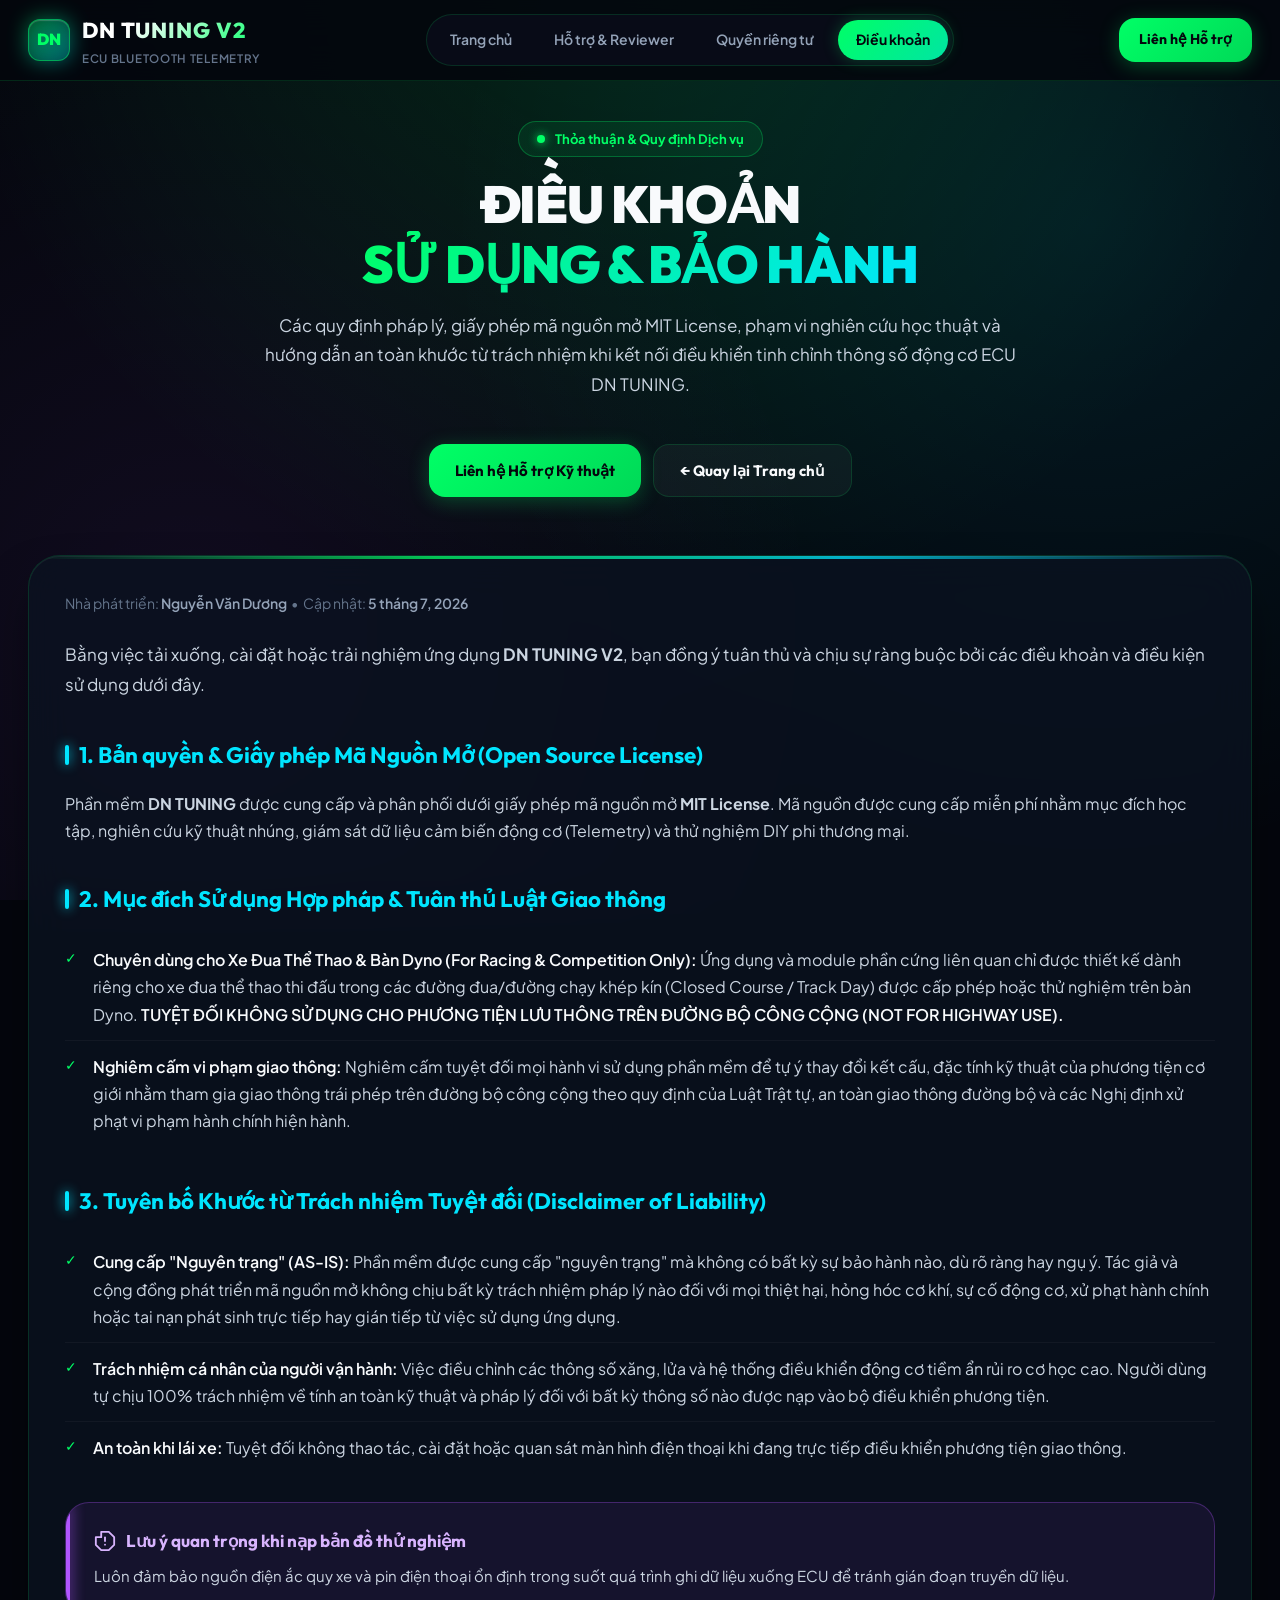
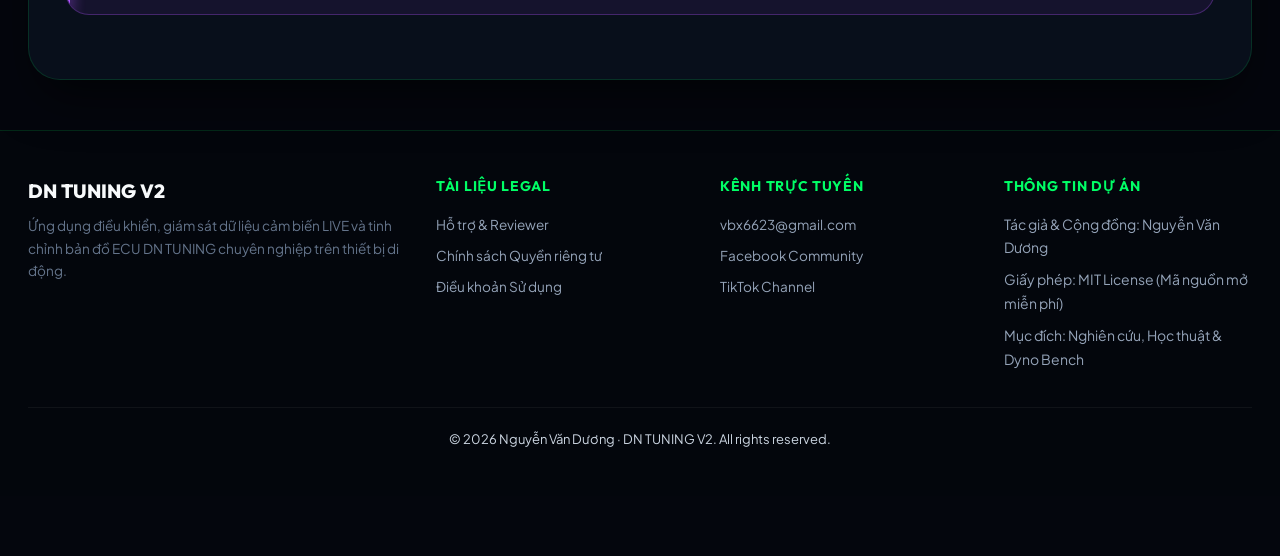
<file: terms-of-use.html>
<!DOCTYPE html>
<html lang="vi">
<head>
  <meta charset="UTF-8" />
  <meta name="viewport" content="width=device-width, initial-scale=1.0" />
  <meta name="description" content="Điều khoản sử dụng và quy định trách nhiệm phần mềm — DN TUNING V2" />
  <title>Điều khoản Sử dụng — DN TUNING V2</title>

  <!-- Google Fonts Preconnect & Stylesheets -->
  <link rel="preconnect" href="https://fonts.googleapis.com" />
  <link rel="preconnect" href="https://fonts.gstatic.com" crossorigin />
  <link href="https://fonts.googleapis.com/css2?family=Plus+Jakarta+Sans:ital,wght@0,300;0,400;0,500;0,600;0,700;0,800;1,400&family=Outfit:wght@400;500;600;700;800;900&display=swap" rel="stylesheet" />

  <link rel="stylesheet" href="assets/style.css" />
</head>
<body>

  <!-- Sticky Navigation Header -->
  <div class="header-sticky-wrapper">
    <div class="wrap">
      <header class="site-header">
        <a href="index.html" class="brand">
          <div class="brand-mark-wrapper">
            <div class="brand-mark-glow"></div>
            <div class="brand-mark">DN</div>
          </div>
          <div class="brand-info">
            <span class="brand-name">DN TUNING V2</span>
            <span class="brand-tag">ECU Bluetooth Telemetry</span>
          </div>
        </a>

        <nav class="nav">
          <a href="index.html">Trang chủ</a>
          <a href="support.html">Hỗ trợ &amp; Reviewer</a>
          <a href="privacy-policy.html">Quyền riêng tư</a>
          <a href="terms-of-use.html" class="active">Điều khoản</a>
        </nav>

        <div class="header-action">
          <a class="btn btn-primary" href="mailto:vbx6623@gmail.com?subject=DN%20TUNING%20V2%20%E2%80%94%20H%E1%BB%97%20tr%E1%BB%A3" style="padding: 10px 20px; font-size: 0.875rem;">
            Liên hệ Hỗ trợ
          </a>
        </div>
      </header>
    </div>
  </div>

  <div class="wrap">
    <!-- Centered Hero Header -->
    <section class="hero-centered-section" style="margin-bottom: 30px;">
      <div class="hero-centered-content">
        <div class="status-badge">
          <div class="status-dot"></div>
          <span>Thỏa thuận &amp; Quy định Dịch vụ</span>
        </div>

        <h1 class="hero-centered-title">
          ĐIỀU KHOẢN <br />
          <span class="hero-title-highlight">SỬ DỤNG &amp; BẢO HÀNH</span>
        </h1>

        <p class="hero-centered-desc">
          Các quy định pháp lý, giấy phép mã nguồn mở MIT License, phạm vi nghiên cứu học thuật 
          và hướng dẫn an toàn khước từ trách nhiệm khi kết nối điều khiển tinh chỉnh thông số động cơ ECU DN TUNING.
        </p>

        <div class="cta-row">
          <a class="btn btn-primary" href="support.html">
            Liên hệ Hỗ trợ Kỹ thuật
          </a>
          <a class="btn btn-ghost" href="index.html">← Quay lại Trang chủ</a>
        </div>
      </div>
    </section>

    <main class="card">
      <p class="meta">
        Nhà phát triển: <strong>Nguyễn Văn Dương</strong> &nbsp;•&nbsp; Cập nhật: <strong>5 tháng 7, 2026</strong>
      </p>

      <p class="lead">
        Bằng việc tải xuống, cài đặt hoặc trải nghiệm ứng dụng <strong>DN TUNING V2</strong>, bạn đồng ý tuân thủ 
        và chịu sự ràng buộc bởi các điều khoản và điều kiện sử dụng dưới đây.
      </p>

      <h2>1. Bản quyền &amp; Giấy phép Mã Nguồn Mở (Open Source License)</h2>
      <p>
        Phần mềm <strong>DN TUNING</strong> được cung cấp và phân phối dưới giấy phép mã nguồn mở <strong>MIT License</strong>.
        Mã nguồn được cung cấp miễn phí nhằm mục đích học tập, nghiên cứu kỹ thuật nhúng, giám sát dữ liệu cảm biến động cơ (Telemetry) và thử nghiệm DIY phi thương mại.
      </p>

      <h2>2. Mục đích Sử dụng Hợp pháp &amp; Tuân thủ Luật Giao thông</h2>
      <ul>
        <li>
          <strong>Chuyên dùng cho Xe Đua Thể Thao &amp; Bàn Dyno (For Racing &amp; Competition Only):</strong> Ứng dụng và module phần cứng liên quan chỉ được thiết kế dành riêng cho xe đua thể thao thi đấu trong các đường đua/đường chạy khép kín (Closed Course / Track Day) được cấp phép hoặc thử nghiệm trên bàn Dyno. <strong>TUYỆT ĐỐI KHÔNG SỬ DỤNG CHO PHƯƠNG TIỆN LƯU THÔNG TRÊN ĐƯỜNG BỘ CÔNG CỘNG (NOT FOR HIGHWAY USE).</strong>
        </li>
        <li>
          <strong>Nghiêm cấm vi phạm giao thông:</strong> Nghiêm cấm tuyệt đối mọi hành vi sử dụng phần mềm để tự ý thay đổi kết cấu, đặc tính kỹ thuật của phương tiện cơ giới nhằm tham gia giao thông trái phép trên đường bộ công cộng theo quy định của Luật Trật tự, an toàn giao thông đường bộ và các Nghị định xử phạt vi phạm hành chính hiện hành.
        </li>
      </ul>

      <h2>3. Tuyên bố Khước từ Trách nhiệm Tuyệt đối (Disclaimer of Liability)</h2>
      <ul>
        <li>
          <strong>Cung cấp "Nguyên trạng" (AS-IS):</strong> Phần mềm được cung cấp "nguyên trạng" mà không có bất kỳ sự bảo hành nào, dù rõ ràng hay ngụ ý. Tác giả và cộng đồng phát triển mã nguồn mở không chịu bất kỳ trách nhiệm pháp lý nào đối với mọi thiệt hại, hỏng hóc cơ khí, sự cố động cơ, xử phạt hành chính hoặc tai nạn phát sinh trực tiếp hay gián tiếp từ việc sử dụng ứng dụng.
        </li>
        <li>
          <strong>Trách nhiệm cá nhân của người vận hành:</strong> Việc điều chỉnh các thông số xăng, lửa và hệ thống điều khiển động cơ tiềm ẩn rủi ro cơ học cao. Người dùng tự chịu 100% trách nhiệm về tính an toàn kỹ thuật và pháp lý đối với bất kỳ thông số nào được nạp vào bộ điều khiển phương tiện.
        </li>
        <li>
          <strong>An toàn khi lái xe:</strong> Tuyệt đối không thao tác, cài đặt hoặc quan sát màn hình điện thoại khi đang trực tiếp điều khiển phương tiện giao thông.
        </li>
      </ul>

      <div class="info-box">
        <div class="info-box-title">
          <svg width="22" height="22" viewBox="0 0 24 24" fill="none" stroke="currentColor" stroke-width="2" stroke-linecap="round" stroke-linejoin="round">
            <polygon points="7.86 2 16.14 2 22 7.86 22 16.14 16.14 22 7.86 22 2 16.14 2 7.86 7.86 7.86 2"></polygon>
            <line x1="12" y1="8" x2="12" y2="12"></line>
            <line x1="12" y1="16" x2="12.01" y2="16"></line>
          </svg>
          Lưu ý quan trọng khi nạp bản đồ thử nghiệm
        </div>
        <p>
          Luôn đảm bảo nguồn điện ắc quy xe và pin điện thoại ổn định trong suốt quá trình ghi dữ liệu xuống ECU để tránh gián đoạn truyền dữ liệu.
        </p>
      </div>
    </main>
  </div>

  <!-- Multi-Column Footer -->
  <footer class="site-footer-wrapper">
    <div class="wrap">
      <div class="footer-grid">
        <div>
          <div class="footer-brand-title">DN TUNING V2</div>
          <div class="footer-brand-desc">
            Ứng dụng điều khiển, giám sát dữ liệu cảm biến LIVE và tinh chỉnh bản đồ ECU DN TUNING chuyên nghiệp trên thiết bị di động.
          </div>
        </div>

        <div>
          <div class="footer-col-title">Tài Liệu Legal</div>
          <div class="footer-links-col">
            <a href="support.html">Hỗ trợ &amp; Reviewer</a>
            <a href="privacy-policy.html">Chính sách Quyền riêng tư</a>
            <a href="terms-of-use.html">Điều khoản Sử dụng</a>
          </div>
        </div>

        <div>
          <div class="footer-col-title">Kênh Trực Tuyến</div>
          <div class="footer-links-col">
            <a href="mailto:vbx6623@gmail.com">vbx6623@gmail.com</a>
            <a href="https://www.facebook.com/share/1Fj2tzWj4P/?mibextid=wwXIfr" target="_blank" rel="noopener">Facebook Community</a>
            <a href="https://www.tiktok.com/@duongthatthax?_r=1&amp;_t=ZS-97rjvl7gV2O" target="_blank" rel="noopener">TikTok Channel</a>
          </div>
        </div>

        <div>
          <div class="footer-col-title">Thông Tin Dự Án</div>
          <div class="footer-links-col">
            <span style="font-size: 0.875rem; color: #94a3b8;">Tác giả &amp; Cộng đồng: Nguyễn Văn Dương</span>
            <span style="font-size: 0.875rem; color: #94a3b8;">Giấy phép: MIT License (Mã nguồn mở miễn phí)</span>
            <span style="font-size: 0.875rem; color: #94a3b8;">Mục đích: Nghiên cứu, Học thuật &amp; Dyno Bench</span>
          </div>
        </div>
      </div>

      <div class="footer-bottom">
        <p>© 2026 Nguyễn Văn Dương · DN TUNING V2. All rights reserved.</p>
      </div>
    </div>
  </footer>
</body>
</html>
</file>
<file: assets/style.css>
@import url("https://fonts.googleapis.com/css2?family=Plus+Jakarta+Sans:ital,wght@0,300;0,400;0,500;0,600;0,700;0,800;1,400&family=Outfit:wght@400;500;600;700;800;900&display=swap");

:root {
  --bg-deep: #04060d;
  --bg-surface: #090d18;
  --bg-card: rgba(11, 18, 32, 0.78);
  --bg-card-hover: rgba(16, 26, 46, 0.92);
  --bg-glass: rgba(15, 24, 40, 0.65);
  
  --border-subtle: rgba(0, 255, 102, 0.14);
  --border-active: rgba(0, 255, 102, 0.45);
  --border-cyan: rgba(0, 229, 255, 0.35);
  --border-purple: rgba(176, 85, 255, 0.35);
  --border-gold: rgba(255, 200, 0, 0.4);
  
  --text-main: #f8fafc;
  --text-body: #cbd5e1;
  --text-muted: #94a3b8;
  --text-dim: #64748b;
  
  --neon-green: #00ff66;
  --neon-green-glow: rgba(0, 255, 102, 0.25);
  --neon-cyan: #00e5ff;
  --neon-cyan-glow: rgba(0, 229, 255, 0.25);
  --neon-purple: #b055ff;
  --neon-purple-glow: rgba(176, 85, 255, 0.25);
  --neon-gold: #ffc800;
  
  --radius-sm: 8px;
  --radius-md: 16px;
  --radius-lg: 24px;
  --radius-xl: 32px;
  --radius-pill: 9999px;
  --max-width: 1320px;
  
  --font-head: 'Outfit', -apple-system, BlinkMacSystemFont, "Segoe UI", Roboto, sans-serif;
  --font-body: 'Plus Jakarta Sans', system-ui, -apple-system, BlinkMacSystemFont, "Segoe UI", Roboto, sans-serif;
}

*, *::before, *::after {
  box-sizing: border-box;
  margin: 0;
  padding: 0;
}

html {
  scroll-behavior: smooth;
  -webkit-text-size-adjust: 100%;
  scrollbar-width: none !important; /* Hide scrollbar Firefox */
  -ms-overflow-style: none !important; /* Hide scrollbar IE 10+ */
}

/* Hide scrollbar completely across all browsers */
::-webkit-scrollbar {
  display: none !important;
  width: 0px !important;
  height: 0px !important;
}

body {
  min-height: 100vh;
  font-family: var(--font-body);
  font-size: 16px;
  line-height: 1.7;
  color: var(--text-body);
  background-color: var(--bg-deep);
  background-image: 
    radial-gradient(circle at 50% -10%, rgba(0, 255, 102, 0.14) 0%, transparent 60%),
    radial-gradient(circle at 85% 25%, rgba(0, 229, 255, 0.09) 0%, transparent 50%),
    radial-gradient(circle at 15% 70%, rgba(176, 85, 255, 0.08) 0%, transparent 50%);
  background-attachment: fixed;
  -webkit-font-smoothing: antialiased;
  -moz-osx-font-smoothing: grayscale;
  text-rendering: optimizeLegibility;
  padding-bottom: 60px;
  scrollbar-width: none !important;
}

.wrap {
  width: 100%;
  max-width: var(--max-width);
  margin: 0 auto;
  padding: 0 28px;
}

@media (max-width: 600px) {
  .wrap {
    padding: 0 14px;
  }
}

/* ── HEADER & NAVIGATION BAR ── */
.header-sticky-wrapper {
  position: relative;
  z-index: 1000;
  background: rgba(4, 6, 13, 0.95);
  border-bottom: 1px solid var(--border-subtle);
  margin-bottom: 24px;
}

@media (min-width: 992px) {
  .header-sticky-wrapper {
    position: sticky;
    top: 0;
    background: rgba(4, 6, 13, 0.88);
    backdrop-filter: blur(20px);
    -webkit-backdrop-filter: blur(20px);
    margin-bottom: 40px;
  }
}

.site-header {
  display: flex;
  align-items: center;
  justify-content: space-between;
  gap: 16px;
  padding: 14px 0;
}

@media (min-width: 992px) {
  .site-header {
    height: 80px;
    padding: 0;
  }
}

/* Mobile Header Streamline (< 991px) */
@media (max-width: 991px) {
  .header-sticky-wrapper {
    position: relative !important;
    top: auto !important;
    margin-bottom: 16px;
    background: rgba(4, 6, 13, 0.98);
  }

  .site-header {
    flex-direction: column;
    align-items: center;
    gap: 8px;
    padding: 10px 0;
  }

  .brand {
    gap: 8px;
  }
  .brand-mark {
    width: 36px;
    height: 36px;
    font-size: 14px;
  }
  .brand-name {
    font-size: 1.15rem;
  }
  .brand-tag {
    font-size: 0.65rem;
  }

  .nav {
    display: flex;
    flex-wrap: wrap;
    justify-content: center;
    border-radius: var(--radius-md);
    gap: 3px;
    padding: 4px 6px;
    width: 100%;
    background: rgba(15, 23, 42, 0.7);
  }

  .nav a {
    padding: 5px 10px !important;
    font-size: 0.75rem !important;
  }

  /* Hide header action button on mobile to save vertical space; hero section has download buttons right below */
  .header-action {
    display: none !important;
  }
}

.brand {
  display: flex;
  align-items: center;
  gap: 12px;
  text-decoration: none;
}

.brand-mark-wrapper {
  position: relative;
  display: flex;
  align-items: center;
  justify-content: center;
}

.brand-mark-glow {
  position: absolute;
  width: 44px;
  height: 44px;
  border-radius: 12px;
  background: linear-gradient(135deg, var(--neon-green), var(--neon-cyan));
  opacity: 0.4;
  filter: blur(10px);
  animation: pulseGlow 3s ease-in-out infinite alternate;
}

@keyframes pulseGlow {
  0% { transform: scale(0.92); opacity: 0.3; }
  100% { transform: scale(1.2); opacity: 0.6; }
}

.brand-mark {
  position: relative;
  width: 42px;
  height: 42px;
  border-radius: 12px;
  background: linear-gradient(135deg, rgba(0, 255, 102, 0.18), rgba(0, 229, 255, 0.18));
  border: 1px solid var(--border-active);
  backdrop-filter: blur(10px);
  display: flex;
  align-items: center;
  justify-content: center;
  font-family: var(--font-head);
  font-size: 16px;
  font-weight: 900;
  color: var(--neon-green);
  box-shadow: inset 0 1px 1px rgba(255, 255, 255, 0.2);
}

.brand-info {
  display: flex;
  flex-direction: column;
}

.brand-name {
  font-family: var(--font-head);
  font-size: 1.35rem;
  font-weight: 800;
  letter-spacing: 0.04em;
  background: linear-gradient(135deg, #ffffff 30%, var(--neon-green) 100%);
  -webkit-background-clip: text;
  -webkit-text-fill-color: transparent;
}

.brand-tag {
  font-size: 0.725rem;
  font-weight: 600;
  color: var(--text-dim);
  letter-spacing: 0.06em;
  text-transform: uppercase;
}

.nav {
  display: flex;
  align-items: center;
  gap: 6px;
  padding: 5px;
  background: rgba(10, 14, 26, 0.85);
  border: 1px solid var(--border-subtle);
  border-radius: var(--radius-pill);
}

.nav a {
  padding: 8px 18px;
  border-radius: var(--radius-pill);
  font-family: var(--font-body);
  font-size: 0.875rem;
  font-weight: 600;
  color: var(--text-muted);
  text-decoration: none;
  transition: all 0.2s cubic-bezier(0.4, 0, 0.2, 1);
}

.nav a:hover {
  color: var(--text-main);
  background: rgba(255, 255, 255, 0.06);
}

.nav a.active {
  color: var(--bg-deep);
  font-weight: 700;
  background: linear-gradient(135deg, var(--neon-green), #00e5a3);
  box-shadow: 0 0 16px var(--neon-green-glow);
}

.header-action {
  display: flex;
  align-items: center;
  gap: 12px;
}

/* ── CENTERED HERO SECTION WITH CENTERED IMAGE ── */
.hero-centered-section {
  display: flex;
  flex-direction: column;
  align-items: center;
  text-align: center;
  margin-bottom: 44px;
}

.hero-centered-content {
  max-width: 880px;
  margin: 0 auto 28px;
  display: flex;
  flex-direction: column;
  align-items: center;
}

.status-badge {
  display: inline-flex;
  align-items: center;
  gap: 10px;
  padding: 6px 18px;
  border-radius: var(--radius-pill);
  background: rgba(0, 255, 102, 0.08);
  border: 1px solid rgba(0, 255, 102, 0.28);
  font-size: 0.8125rem;
  font-weight: 700;
  color: var(--neon-green);
  margin-bottom: 18px;
}

.status-dot {
  width: 8px;
  height: 8px;
  border-radius: 50%;
  background: var(--neon-green);
  box-shadow: 0 0 10px var(--neon-green);
  animation: pulseDot 2s infinite;
}

@keyframes pulseDot {
  0% { opacity: 1; transform: scale(1); }
  50% { opacity: 0.4; transform: scale(0.8); }
  100% { opacity: 1; transform: scale(1); }
}

.hero-centered-title {
  font-family: var(--font-head);
  font-size: 3.25rem;
  font-weight: 900;
  color: var(--text-main);
  line-height: 1.15;
  letter-spacing: -0.02em;
  margin-bottom: 16px;
}

@media (max-width: 768px) {
  .hero-centered-title {
    font-size: 1.75rem;
    line-height: 1.25;
  }
}

.hero-title-highlight {
  background: linear-gradient(135deg, var(--neon-green), var(--neon-cyan));
  -webkit-background-clip: text;
  -webkit-text-fill-color: transparent;
}

.hero-centered-desc {
  font-size: 1.0625rem;
  font-weight: 400;
  color: var(--text-body);
  line-height: 1.75;
  margin-bottom: 24px;
  max-width: 760px;
}

@media (max-width: 768px) {
  .hero-centered-desc {
    font-size: 0.9375rem;
    line-height: 1.6;
    margin-bottom: 18px;
  }
}

.hero-centered-image-wrapper {
  position: relative;
  width: 100%;
  max-width: 980px;
  margin: 0 auto;
  border-radius: var(--radius-xl);
  padding: 8px;
  background: linear-gradient(135deg, rgba(0, 255, 102, 0.25), rgba(0, 229, 255, 0.15), rgba(176, 85, 255, 0.25));
  box-shadow: 0 30px 60px -15px rgba(0, 0, 0, 0.8);
}

.hero-centered-image-card {
  position: relative;
  width: 100%;
  border-radius: var(--radius-lg);
  overflow: hidden;
  background: var(--bg-surface);
}

.hero-centered-image-card img {
  width: 100%;
  height: auto;
  max-height: 500px;
  display: block;
  object-fit: cover;
  transition: transform 0.4s ease;
}

.hero-centered-image-card:hover img {
  transform: scale(1.02);
}

.hero-image-overlay {
  position: absolute;
  bottom: 16px;
  left: 16px;
  right: 16px;
  padding: 14px 20px;
  border-radius: var(--radius-md);
  background: rgba(6, 10, 20, 0.88);
  border: 1px solid var(--border-subtle);
  backdrop-filter: blur(16px);
  display: flex;
  align-items: center;
  justify-content: space-between;
}

@media (max-width: 600px) {
  .hero-image-overlay {
    flex-direction: column;
    gap: 8px;
    text-align: center;
    padding: 10px 14px;
  }
}

.overlay-title {
  font-family: var(--font-head);
  font-size: 0.9375rem;
  font-weight: 800;
  color: var(--text-main);
}
.overlay-subtitle {
  font-size: 0.75rem;
  color: var(--neon-green);
  font-weight: 600;
}

/* ── PRICING & WARRANTY CARD SECTION ── */
.pricing-section {
  margin: 44px 0;
}

.pricing-grid {
  display: grid;
  grid-template-columns: 1fr;
  gap: 24px;
  margin-top: 24px;
}

@media (min-width: 860px) {
  .pricing-grid {
    grid-template-columns: 1fr 1fr;
  }
}

.price-card {
  position: relative;
  padding: 32px 28px;
  border-radius: var(--radius-xl);
  background: var(--bg-card);
  border: 1px solid var(--border-active);
  backdrop-filter: blur(20px);
  box-shadow: 0 20px 40px -10px var(--neon-green-glow);
  display: flex;
  flex-direction: column;
  justify-content: space-between;
}

.price-header {
  margin-bottom: 16px;
}

.price-badge-promo {
  display: inline-flex;
  align-items: center;
  gap: 8px;
  padding: 5px 12px;
  border-radius: var(--radius-pill);
  background: rgba(255, 200, 0, 0.12);
  border: 1px solid var(--border-gold);
  font-family: var(--font-head);
  font-size: 0.775rem;
  font-weight: 800;
  color: var(--neon-gold);
  margin-bottom: 12px;
}

.price-title {
  font-family: var(--font-head);
  font-size: 1.4rem;
  font-weight: 800;
  color: var(--text-main);
  margin-bottom: 8px;
}

.price-amount-box {
  display: flex;
  align-items: baseline;
  gap: 12px;
  margin: 14px 0;
}

.price-main {
  font-family: var(--font-head);
  font-size: 2.5rem;
  font-weight: 900;
  color: var(--neon-green);
  line-height: 1;
}

.price-original {
  font-family: var(--font-head);
  font-size: 1.15rem;
  font-weight: 600;
  color: var(--text-dim);
  text-decoration: line-through;
}

.price-platform-tag {
  font-size: 0.875rem;
  color: var(--neon-cyan);
  font-weight: 700;
}

/* Warranty Box */
.warranty-card {
  position: relative;
  padding: 32px 28px;
  border-radius: var(--radius-xl);
  background: rgba(176, 85, 255, 0.06);
  border: 1px solid rgba(176, 85, 255, 0.3);
  backdrop-filter: blur(20px);
  box-shadow: 0 20px 40px -10px var(--neon-purple-glow);
}

.warranty-badge {
  display: inline-flex;
  align-items: center;
  gap: 8px;
  padding: 5px 12px;
  border-radius: var(--radius-pill);
  background: rgba(176, 85, 255, 0.15);
  border: 1px solid rgba(176, 85, 255, 0.4);
  font-family: var(--font-head);
  font-size: 0.775rem;
  font-weight: 800;
  color: #d8b4fe;
  margin-bottom: 12px;
}

.warranty-title {
  font-family: var(--font-head);
  font-size: 1.4rem;
  font-weight: 800;
  color: var(--text-main);
  margin-bottom: 12px;
}

.warranty-list li {
  padding: 8px 0 8px 26px;
  font-size: 0.875rem;
  border-bottom: 1px solid rgba(255, 255, 255, 0.05);
}

.warranty-highlight {
  color: var(--neon-green);
  font-weight: 700;
}

/* ── 13 APP SCREENSHOT GALLERY GRID ── */
.gallery-section {
  margin: 44px 0;
}

.gallery-grid {
  display: grid;
  grid-template-columns: repeat(2, 1fr);
  gap: 16px;
  margin-top: 24px;
}

@media (min-width: 640px) {
  .gallery-grid {
    grid-template-columns: repeat(3, 1fr);
  }
}

@media (min-width: 1024px) {
  .gallery-grid {
    grid-template-columns: repeat(4, 1fr);
    gap: 20px;
  }
}

.gallery-card {
  position: relative;
  border-radius: var(--radius-md);
  overflow: hidden;
  background: var(--bg-surface);
  border: 1px solid var(--border-subtle);
  transition: all 0.3s cubic-bezier(0.4, 0, 0.2, 1);
  display: flex;
  flex-direction: column;
}

.gallery-card:hover {
  border-color: var(--border-active);
  transform: translateY(-5px) scale(1.02);
  box-shadow: 0 16px 32px -8px var(--neon-green-glow);
}

.gallery-card-img-wrapper {
  position: relative;
  width: 100%;
  padding-top: 177.78%; /* 9:16 Phone Aspect Ratio */
  overflow: hidden;
  background: #000;
}

.gallery-card-img-wrapper img {
  position: absolute;
  top: 0;
  left: 0;
  width: 100%;
  height: 100%;
  object-fit: cover;
  transition: transform 0.4s ease;
}

.gallery-card:hover .gallery-card-img-wrapper img {
  transform: scale(1.04);
}

.gallery-card-badge {
  position: absolute;
  top: 10px;
  right: 10px;
  padding: 3px 8px;
  border-radius: var(--radius-pill);
  background: rgba(0, 0, 0, 0.75);
  border: 1px solid var(--border-subtle);
  font-family: var(--font-head);
  font-size: 0.7rem;
  font-weight: 700;
  color: var(--neon-green);
  backdrop-filter: blur(8px);
  z-index: 2;
}

.gallery-card-caption {
  padding: 12px 14px;
  background: var(--bg-card);
  border-top: 1px solid var(--border-subtle);
}

.gallery-card-title {
  font-family: var(--font-head);
  font-size: 0.875rem;
  font-weight: 700;
  color: var(--text-main);
  margin-bottom: 2px;
}

.gallery-card-sub {
  font-size: 0.725rem;
  color: var(--text-dim);
}

/* ── STATS & HIGHLIGHTS GRID (4 COLUMNS DESKTOP) ── */
.stats-grid {
  display: grid;
  grid-template-columns: repeat(2, 1fr);
  gap: 16px;
  margin-bottom: 48px;
}

@media (min-width: 992px) {
  .stats-grid {
    grid-template-columns: repeat(4, 1fr);
    gap: 20px;
  }
}

.stat-card {
  padding: 22px 20px;
  border-radius: var(--radius-lg);
  background: var(--bg-card);
  border: 1px solid var(--border-subtle);
  backdrop-filter: blur(16px);
  transition: all 0.25s ease;
  text-align: center;
}

.stat-card:hover {
  border-color: var(--border-active);
  transform: translateY(-4px);
  box-shadow: 0 16px 32px -10px var(--neon-green-glow);
}

.stat-value {
  font-family: var(--font-head);
  font-size: 1.85rem;
  font-weight: 900;
  color: var(--neon-green);
  margin-bottom: 4px;
}

.stat-label {
  font-size: 0.875rem;
  font-weight: 700;
  color: var(--text-main);
  margin-bottom: 2px;
}

.stat-desc {
  font-size: 0.775rem;
  color: var(--text-dim);
}

/* ── SHOWCASE IMAGE CARDS (2 COLUMNS DESKTOP) ── */
.showcase-grid {
  display: grid;
  grid-template-columns: 1fr;
  gap: 20px;
  margin: 36px 0;
}

@media (min-width: 768px) {
  .showcase-grid {
    grid-template-columns: repeat(2, 1fr);
    gap: 24px;
  }
}

.showcase-card {
  position: relative;
  border-radius: var(--radius-lg);
  overflow: hidden;
  background: var(--bg-card);
  border: 1px solid var(--border-subtle);
  transition: all 0.3s ease;
}

.showcase-card:hover {
  border-color: var(--border-cyan);
  transform: translateY(-4px);
  box-shadow: 0 20px 40px -12px var(--neon-cyan-glow);
}

.showcase-card img {
  width: 100%;
  height: 240px;
  object-fit: cover;
  display: block;
}

.showcase-card-body {
  padding: 20px 22px;
}

.showcase-card-title {
  font-family: var(--font-head);
  font-size: 1.15rem;
  font-weight: 700;
  color: var(--text-main);
  margin-bottom: 6px;
}

.showcase-card-desc {
  font-size: 0.85rem;
  color: var(--text-muted);
}

/* ── CARDS & CONTAINERS FOR PAGES ── */
.card {
  position: relative;
  background: var(--bg-card);
  border: 1px solid var(--border-subtle);
  border-radius: var(--radius-xl);
  padding: 36px;
  backdrop-filter: blur(20px);
  -webkit-backdrop-filter: blur(20px);
  box-shadow: 
    0 25px 50px -12px rgba(0, 0, 0, 0.6),
    inset 0 1px 0 rgba(255, 255, 255, 0.06);
  margin-bottom: 32px;
  overflow: hidden;
}

@media (max-width: 768px) {
  .card {
    padding: 24px 18px;
  }
}

.card::before {
  content: "";
  position: absolute;
  top: 0;
  left: 0;
  right: 0;
  height: 3px;
  background: linear-gradient(90deg, transparent, var(--neon-green), var(--neon-cyan), transparent);
  opacity: 0.75;
}

.page-title {
  font-family: var(--font-head);
  font-size: 2.25rem;
  font-weight: 800;
  color: var(--text-main);
  margin-bottom: 12px;
  line-height: 1.2;
  letter-spacing: -0.02em;
}

.meta {
  font-size: 0.875rem;
  color: var(--text-dim);
  margin-bottom: 24px;
}
.meta strong {
  color: var(--text-muted);
  font-weight: 600;
}

.lead {
  font-size: 1.0625rem;
  font-weight: 400;
  color: var(--text-body);
  margin-bottom: 28px;
  line-height: 1.75;
}

/* ── 3-COLUMN DESKTOP FEATURE / DOCUMENT LINK GRID ── */
.link-grid {
  display: grid;
  grid-template-columns: 1fr;
  gap: 20px;
  margin: 32px 0;
}

@media (min-width: 992px) {
  .link-grid {
    grid-template-columns: repeat(3, 1fr);
    gap: 24px;
  }
}

.link-card {
  position: relative;
  display: flex;
  flex-direction: column;
  justify-content: space-between;
  padding: 28px 24px;
  border-radius: var(--radius-lg);
  background: rgba(255, 255, 255, 0.02);
  border: 1px solid var(--border-subtle);
  text-decoration: none;
  transition: all 0.3s cubic-bezier(0.4, 0, 0.2, 1);
}

.link-card:hover {
  border-color: var(--border-active);
  background: var(--bg-card-hover);
  transform: translateY(-4px);
  box-shadow: 0 16px 32px -8px rgba(0, 255, 102, 0.2);
}

.link-card-header {
  display: flex;
  align-items: center;
  justify-content: space-between;
  margin-bottom: 18px;
}

.link-card-icon {
  width: 48px;
  height: 48px;
  border-radius: 14px;
  background: rgba(0, 255, 102, 0.1);
  border: 1px solid rgba(0, 255, 102, 0.25);
  display: flex;
  align-items: center;
  justify-content: center;
  color: var(--neon-green);
  transition: all 0.3s ease;
}

.link-card:hover .link-card-icon {
  background: var(--neon-green);
  color: var(--bg-deep);
  box-shadow: 0 0 20px var(--neon-green-glow);
}

.link-card-arrow {
  width: 32px;
  height: 32px;
  border-radius: 50%;
  background: rgba(255, 255, 255, 0.04);
  display: flex;
  align-items: center;
  justify-content: center;
  color: var(--text-dim);
  font-size: 16px;
  transition: all 0.2s ease;
}

.link-card:hover .link-card-arrow {
  background: var(--neon-green);
  color: var(--bg-deep);
  transform: translateX(4px);
}

.link-card-title {
  font-family: var(--font-head);
  font-size: 1.25rem;
  font-weight: 700;
  color: var(--text-main);
  margin-bottom: 8px;
}

.link-card-desc {
  font-size: 0.875rem;
  color: var(--text-muted);
  line-height: 1.65;
}

/* ── ECU COMPATIBILITY TABLE ── */
.table-responsive {
  width: 100%;
  overflow-x: auto;
  margin: 24px 0;
  border-radius: var(--radius-md);
  border: 1px solid var(--border-subtle);
}

.ecu-table {
  width: 100%;
  border-collapse: collapse;
  text-align: left;
  font-size: 0.875rem;
}

.ecu-table th {
  background: rgba(0, 255, 102, 0.08);
  color: var(--neon-green);
  font-family: var(--font-head);
  font-weight: 700;
  padding: 14px 18px;
  border-bottom: 1px solid var(--border-subtle);
}

.ecu-table td {
  padding: 14px 18px;
  border-bottom: 1px solid rgba(255, 255, 255, 0.04);
  color: var(--text-body);
}

.ecu-table tr:last-child td {
  border-bottom: none;
}

.ecu-table tr:hover td {
  background: rgba(255, 255, 255, 0.02);
}

/* ── BUTTONS ── */
.cta-row {
  display: flex;
  flex-wrap: wrap;
  justify-content: center;
  gap: 12px;
  margin-top: 20px;
}

.btn {
  display: inline-flex;
  align-items: center;
  justify-content: center;
  gap: 10px;
  padding: 13px 26px;
  border-radius: var(--radius-md);
  font-family: var(--font-head);
  font-size: 0.9375rem;
  font-weight: 700;
  text-decoration: none;
  cursor: pointer;
  transition: all 0.25s cubic-bezier(0.4, 0, 0.2, 1);
}

.btn-primary {
  background: linear-gradient(135deg, var(--neon-green), #00d957);
  color: var(--bg-deep);
  box-shadow: 0 4px 20px var(--neon-green-glow);
}

.btn-primary:hover {
  transform: translateY(-2px);
  box-shadow: 0 8px 28px rgba(0, 255, 102, 0.4);
  color: var(--bg-deep);
  text-decoration: none;
}

.btn-ghost {
  background: rgba(255, 255, 255, 0.04);
  border: 1px solid var(--border-subtle);
  color: var(--text-main);
}

.btn-ghost:hover {
  background: rgba(255, 255, 255, 0.08);
  border-color: rgba(255, 255, 255, 0.2);
  color: #ffffff;
  text-decoration: none;
  transform: translateY(-2px);
}

/* ── HEADINGS & TEXT STYLES ── */
h2 {
  font-family: var(--font-head);
  font-size: 1.4rem;
  font-weight: 700;
  color: var(--neon-cyan);
  margin: 36px 0 16px;
  display: flex;
  align-items: center;
  gap: 10px;
}

h2::before {
  content: "";
  display: inline-block;
  width: 4px;
  height: 20px;
  background: var(--neon-cyan);
  border-radius: 2px;
  box-shadow: 0 0 12px var(--neon-cyan);
}

p {
  margin-bottom: 18px;
  color: var(--text-body);
}

ul, ol {
  margin-bottom: 24px;
  padding-left: 0;
  list-style: none;
}

ul li {
  position: relative;
  padding: 12px 0 12px 28px;
  color: var(--text-body);
  border-bottom: 1px solid rgba(255, 255, 255, 0.04);
}
ul li:last-child {
  border-bottom: none;
}

ul li::before {
  content: "✓";
  position: absolute;
  left: 0;
  top: 12px;
  font-weight: 800;
  font-size: 14px;
  color: var(--neon-green);
}

ul li strong {
  color: var(--text-main);
  font-weight: 600;
}

ol {
  counter-reset: custom-counter;
}
ol li {
  counter-increment: custom-counter;
  position: relative;
  padding: 12px 0 12px 36px;
  color: var(--text-body);
  border-bottom: 1px solid rgba(255, 255, 255, 0.04);
}
ol li::before {
  content: counter(custom-counter);
  position: absolute;
  left: 0;
  top: 12px;
  width: 24px;
  height: 24px;
  border-radius: 50%;
  background: rgba(0, 229, 255, 0.12);
  border: 1px solid rgba(0, 229, 255, 0.35);
  color: var(--neon-cyan);
  font-size: 12px;
  font-weight: 700;
  display: flex;
  align-items: center;
  justify-content: center;
}

/* ── ALERT & INFO BOX ── */
.info-box {
  padding: 24px 28px;
  border-radius: var(--radius-lg);
  background: rgba(176, 85, 255, 0.08);
  border: 1px solid rgba(176, 85, 255, 0.3);
  margin: 28px 0;
  position: relative;
  overflow: hidden;
}

.info-box::before {
  content: "";
  position: absolute;
  left: 0;
  top: 0;
  bottom: 0;
  width: 4px;
  background: var(--neon-purple);
  box-shadow: 0 0 14px var(--neon-purple);
}

.info-box-title {
  font-family: var(--font-head);
  font-size: 1.0625rem;
  font-weight: 700;
  color: #d8b4fe;
  margin-bottom: 8px;
  display: flex;
  align-items: center;
  gap: 10px;
}

.info-box p {
  color: var(--text-body);
  margin-bottom: 0;
  font-size: 0.9375rem;
  line-height: 1.75;
}

/* ── FAQ ACCORDION SECTION ── */
.faq-grid {
  display: grid;
  grid-template-columns: 1fr;
  gap: 16px;
  margin: 24px 0;
}

.faq-item {
  padding: 20px 22px;
  border-radius: var(--radius-md);
  background: rgba(255, 255, 255, 0.02);
  border: 1px solid var(--border-subtle);
}

.faq-question {
  font-family: var(--font-head);
  font-size: 1.0625rem;
  font-weight: 700;
  color: var(--text-main);
  margin-bottom: 8px;
  display: flex;
  align-items: center;
  gap: 8px;
}

.faq-question::before {
  content: "Q.";
  color: var(--neon-green);
  font-weight: 900;
}

.faq-answer {
  font-size: 0.9375rem;
  color: var(--text-muted);
  line-height: 1.65;
  padding-left: 24px;
}

/* ── MULTI-COLUMN FOOTER ── */
.site-footer-wrapper {
  border-top: 1px solid var(--border-subtle);
  background: rgba(4, 6, 13, 0.9);
  padding: 44px 0 28px;
  margin-top: 50px;
}

.footer-grid {
  display: grid;
  grid-template-columns: 1fr;
  gap: 36px;
  margin-bottom: 36px;
}

@media (min-width: 768px) {
  .footer-grid {
    grid-template-columns: 1.5fr 1fr 1fr 1fr;
  }
}

.footer-brand-title {
  font-family: var(--font-head);
  font-size: 1.2rem;
  font-weight: 800;
  color: var(--text-main);
  margin-bottom: 8px;
}

.footer-brand-desc {
  font-size: 0.85rem;
  color: var(--text-dim);
  line-height: 1.65;
}

.footer-col-title {
  font-family: var(--font-head);
  font-size: 0.875rem;
  font-weight: 700;
  color: var(--neon-green);
  margin-bottom: 14px;
  text-transform: uppercase;
  letter-spacing: 0.05em;
}

.footer-links-col {
  display: flex;
  flex-direction: column;
  gap: 8px;
}

.footer-links-col a {
  color: var(--text-muted);
  text-decoration: none;
  font-size: 0.85rem;
  transition: color 0.2s ease;
}

.footer-links-col a:hover {
  color: var(--neon-green);
}

.footer-bottom {
  text-align: center;
  padding-top: 20px;
  border-top: 1px solid rgba(255, 255, 255, 0.05);
  font-size: 0.8125rem;
  color: var(--text-dim);
}
</file>
